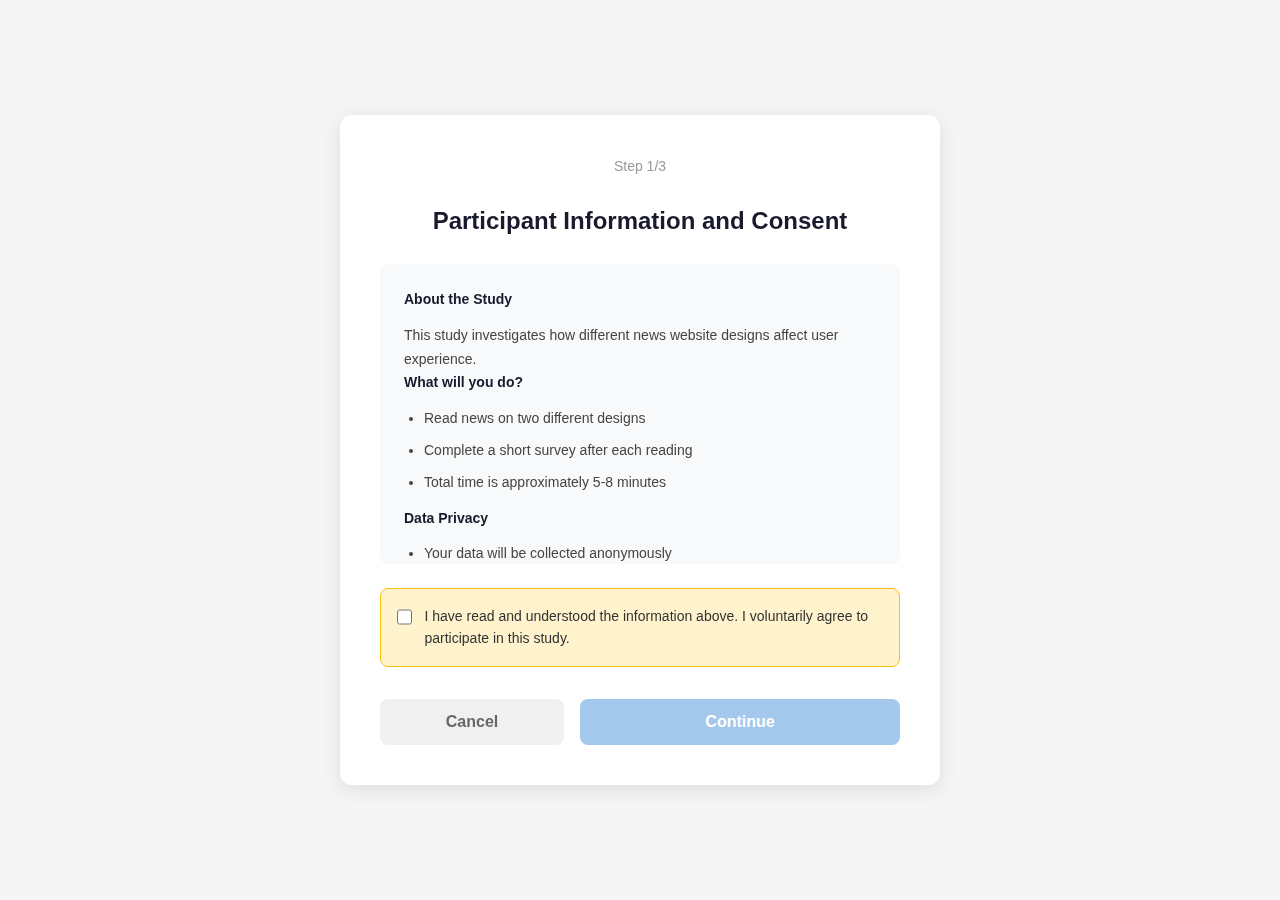
<file: consent.html>
<!DOCTYPE html>
<html lang="en">
<head>
    <meta charset="UTF-8">
    <meta name="viewport" content="width=device-width, initial-scale=1.0">
    <title>Participant Consent</title>
    <link rel="stylesheet" href="styles.css">
    <style>
        .consent-container {
            min-height: 100vh;
            display: flex;
            align-items: center;
            justify-content: center;
            background: #f5f5f5;
            padding: 20px;
        }

        .consent-card {
            background: white;
            border-radius: 12px;
            padding: 40px;
            max-width: 600px;
            box-shadow: 0 4px 20px rgba(0,0,0,0.1);
        }

        .consent-title {
            font-size: 24px;
            font-weight: 700;
            color: #1a1a2e;
            margin-bottom: 24px;
            text-align: center;
        }

        .consent-text {
            background: #f8f9fa;
            border-radius: 8px;
            padding: 24px;
            margin-bottom: 24px;
            font-size: 14px;
            line-height: 1.7;
            color: #444;
            max-height: 300px;
            overflow-y: auto;
        }

        .consent-text h4 {
            color: #1a1a2e;
            margin-bottom: 12px;
        }

        .consent-text ul {
            padding-left: 20px;
            margin: 12px 0;
        }

        .consent-text li {
            margin-bottom: 8px;
        }

        .consent-checkbox {
            display: flex;
            align-items: flex-start;
            gap: 12px;
            margin-bottom: 32px;
            padding: 16px;
            background: #fff3cd;
            border-radius: 8px;
            border: 1px solid #ffc107;
        }

        .consent-checkbox input[type="checkbox"] {
            width: 20px;
            height: 20px;
            margin-top: 2px;
            cursor: pointer;
        }

        .consent-checkbox label {
            font-size: 14px;
            color: #333;
            cursor: pointer;
        }

        .consent-buttons {
            display: flex;
            gap: 16px;
        }

        .btn-cancel {
            flex: 1;
            padding: 14px 24px;
            font-size: 16px;
            font-weight: 600;
            background: #f0f0f0;
            color: #666;
            border: none;
            border-radius: 8px;
            cursor: pointer;
            transition: background 0.2s;
        }

        .btn-cancel:hover {
            background: #e0e0e0;
        }

        .btn-continue {
            flex: 2;
            padding: 14px 24px;
            font-size: 16px;
            font-weight: 600;
            background: #4a90d9;
            color: white;
            border: none;
            border-radius: 8px;
            cursor: pointer;
            transition: background 0.2s, opacity 0.2s;
        }

        .btn-continue:hover:not(:disabled) {
            background: #357abd;
        }

        .btn-continue:disabled {
            opacity: 0.5;
            cursor: not-allowed;
        }

        .step-indicator {
            text-align: center;
            margin-bottom: 24px;
            color: #999;
            font-size: 14px;
        }
    </style>
</head>
<body>
    <div class="consent-container">
        <div class="consent-card">
            <div class="step-indicator">Step 1/3</div>
            <h1 class="consent-title">Participant Information and Consent</h1>

            <div class="consent-text">
                <h4>About the Study</h4>
                <p>This study investigates how different news website designs affect user experience.</p>

                <h4>What will you do?</h4>
                <ul>
                    <li>Read news on two different designs</li>
                    <li>Complete a short survey after each reading</li>
                    <li>Total time is approximately 5-8 minutes</li>
                </ul>

                <h4>Data Privacy</h4>
                <ul>
                    <li>Your data will be collected anonymously</li>
                    <li>Personal information (name, email, etc.) will not be requested</li>
                    <li>Data will be used for academic purposes only</li>
                </ul>

                <h4>Your Rights</h4>
                <ul>
                    <li>You may withdraw from the study at any time</li>
                    <li>If you withdraw, your data will be deleted</li>
                    <li>You can contact the researcher with any questions</li>
                </ul>
            </div>

            <div class="consent-checkbox">
                <input type="checkbox" id="consentCheck" onchange="updateContinueButton()">
                <label for="consentCheck">
                    I have read and understood the information above. I voluntarily agree to participate in this study.
                </label>
            </div>

            <div class="consent-buttons">
                <button class="btn-cancel" onclick="location.href='landing.html'">
                    Cancel
                </button>
                <button class="btn-continue" id="continueBtn" disabled onclick="proceed()">
                    Continue
                </button>
            </div>
        </div>
    </div>

    <script>
        function updateContinueButton() {
            var checkbox = document.getElementById('consentCheck');
            var btn = document.getElementById('continueBtn');
            btn.disabled = !checkbox.checked;
        }

        function proceed() {
            var checkbox = document.getElementById('consentCheck');
            if (checkbox.checked) {
                // Store consent
                sessionStorage.setItem('consentGiven', 'true');
                sessionStorage.setItem('consentTime', new Date().toISOString());
                location.href = 'profile.html';
            }
        }
    </script>
</body>
</html>
</file>
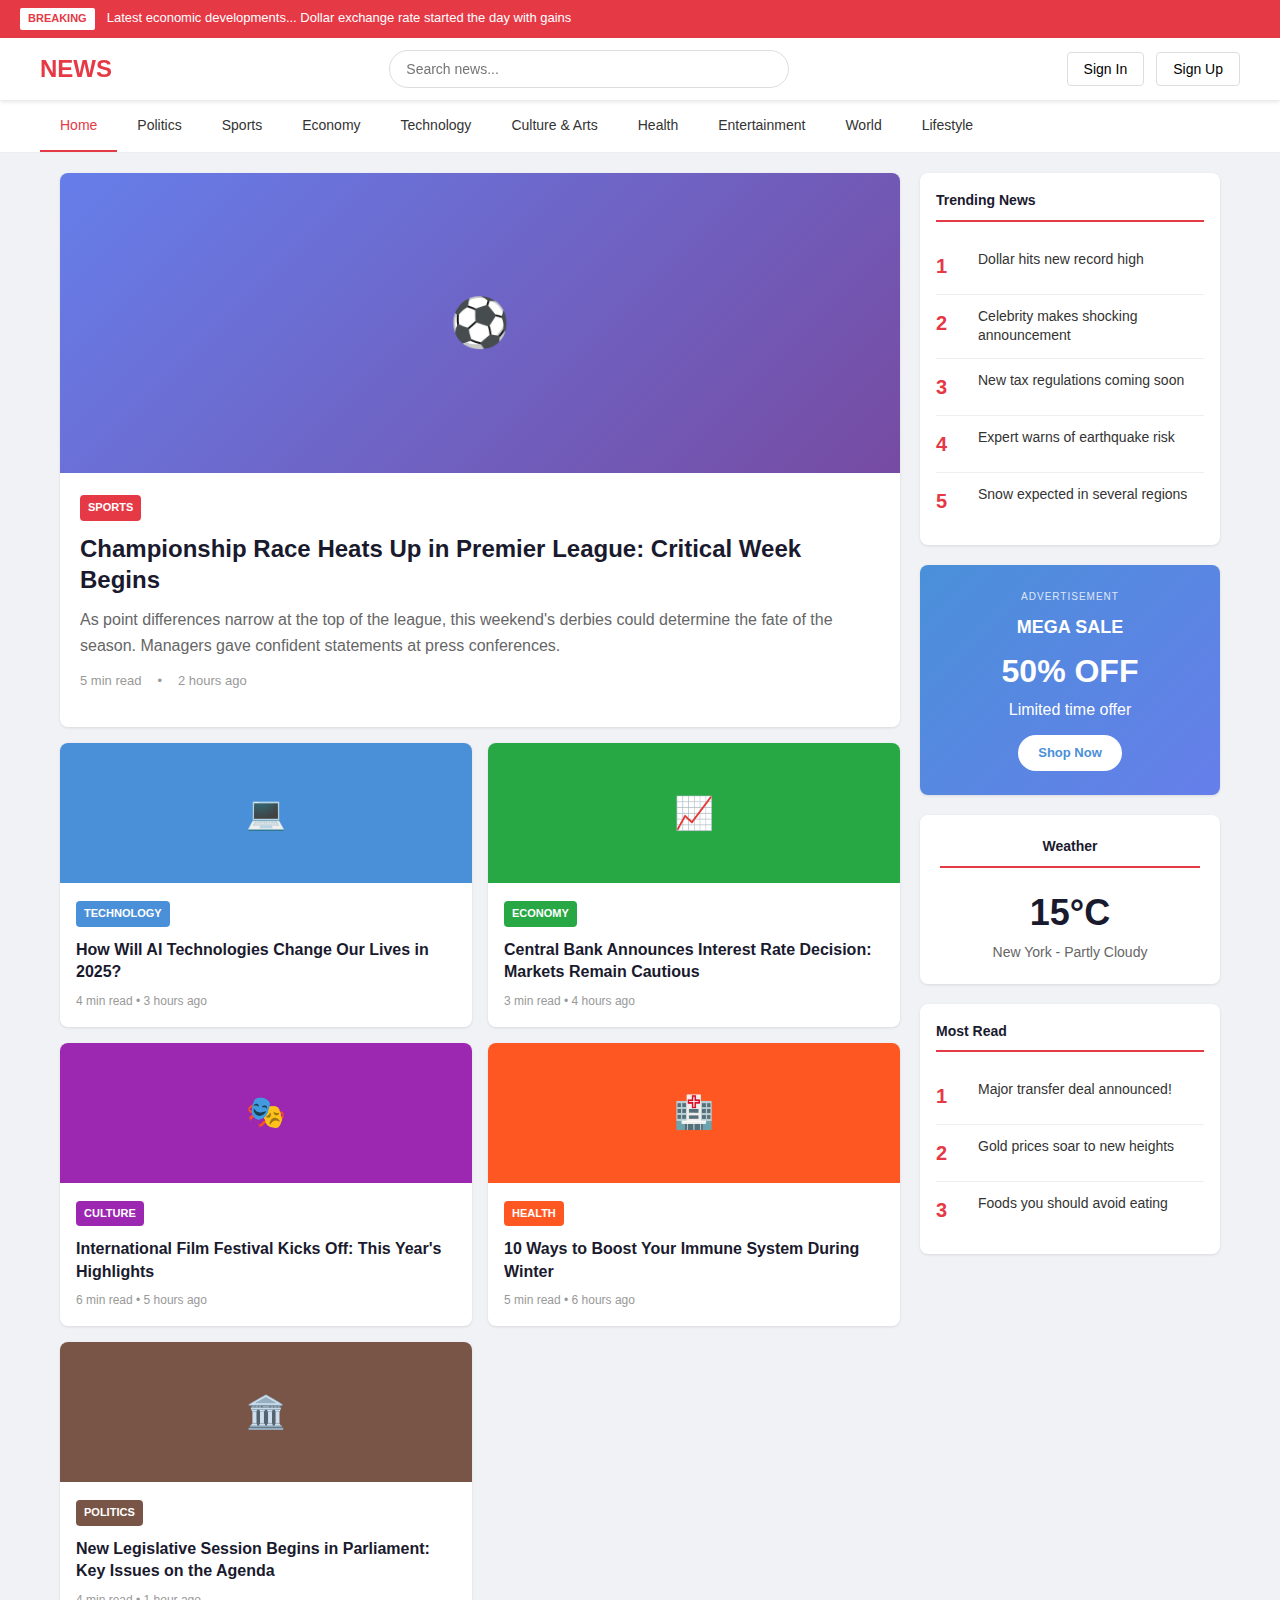
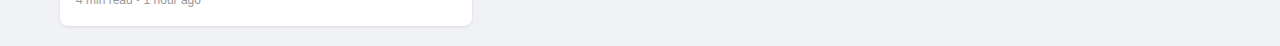
<file: feed-a.html>
<!DOCTYPE html>
<html lang="en">
<head>
    <meta charset="UTF-8">
    <meta name="viewport" content="width=device-width, initial-scale=1.0">
    <title>News - Design A</title>
    <link rel="stylesheet" href="styles.css">
    <style>
        * {
            margin: 0;
            padding: 0;
            box-sizing: border-box;
        }

        body {
            font-family: -apple-system, BlinkMacSystemFont, 'Segoe UI', Roboto, sans-serif;
            background: #f0f2f5;
        }

        /* Header */
        .header {
            background: white;
            padding: 12px 20px;
            box-shadow: 0 2px 4px rgba(0,0,0,0.1);
            position: sticky;
            top: 0;
            z-index: 100;
        }

        .header-content {
            max-width: 1200px;
            margin: 0 auto;
            display: flex;
            align-items: center;
            justify-content: space-between;
        }

        .logo {
            font-size: 24px;
            font-weight: 700;
            color: #e63946;
        }

        .search-box {
            flex: 1;
            max-width: 400px;
            margin: 0 20px;
        }

        .search-box input {
            width: 100%;
            padding: 10px 16px;
            border: 1px solid #ddd;
            border-radius: 20px;
            font-size: 14px;
        }

        .header-actions {
            display: flex;
            gap: 12px;
        }

        .header-actions button {
            padding: 8px 16px;
            border: 1px solid #ddd;
            background: white;
            border-radius: 4px;
            cursor: pointer;
            font-size: 14px;
        }

        /* Categories - ALL VISIBLE (No Hick's Law) */
        .categories {
            background: white;
            border-bottom: 1px solid #eee;
            overflow-x: auto;
        }

        .categories-content {
            max-width: 1200px;
            margin: 0 auto;
            display: flex;
            gap: 0;
        }

        .category-item {
            padding: 14px 20px;
            font-size: 14px;
            font-weight: 500;
            color: #333;
            cursor: pointer;
            white-space: nowrap;
            border-bottom: 2px solid transparent;
            transition: all 0.2s;
        }

        .category-item:hover {
            background: #f8f9fa;
            color: #e63946;
        }

        .category-item.active {
            color: #e63946;
            border-bottom-color: #e63946;
        }

        /* Main Layout */
        .main-container {
            max-width: 1200px;
            margin: 0 auto;
            padding: 20px;
            display: grid;
            grid-template-columns: 1fr 300px;
            gap: 20px;
        }

        /* News Feed */
        .news-feed {
            display: flex;
            flex-direction: column;
            gap: 16px;
        }

        /* Featured Article */
        .featured-article {
            background: white;
            border-radius: 8px;
            overflow: hidden;
            box-shadow: 0 1px 3px rgba(0,0,0,0.1);
            cursor: pointer;
            transition: box-shadow 0.2s;
        }

        .featured-article:hover {
            box-shadow: 0 4px 12px rgba(0,0,0,0.15);
        }

        .featured-image {
            width: 100%;
            height: 300px;
            background: linear-gradient(135deg, #667eea 0%, #764ba2 100%);
            display: flex;
            align-items: center;
            justify-content: center;
            color: white;
            font-size: 48px;
        }

        .featured-content {
            padding: 20px;
        }

        .article-category {
            display: inline-block;
            background: #e63946;
            color: white;
            padding: 4px 8px;
            border-radius: 4px;
            font-size: 11px;
            font-weight: 600;
            margin-bottom: 12px;
        }

        .featured-title {
            font-size: 24px;
            font-weight: 700;
            color: #1a1a2e;
            margin-bottom: 12px;
            line-height: 1.3;
        }

        .featured-excerpt {
            color: #666;
            line-height: 1.6;
            margin-bottom: 12px;
        }

        .article-meta {
            display: flex;
            gap: 16px;
            color: #999;
            font-size: 13px;
        }

        /* News Grid */
        .news-grid {
            display: grid;
            grid-template-columns: repeat(2, 1fr);
            gap: 16px;
        }

        .news-card {
            background: white;
            border-radius: 8px;
            overflow: hidden;
            box-shadow: 0 1px 3px rgba(0,0,0,0.1);
            cursor: pointer;
            transition: box-shadow 0.2s;
        }

        .news-card:hover {
            box-shadow: 0 4px 12px rgba(0,0,0,0.15);
        }

        .news-card-image {
            width: 100%;
            height: 140px;
            background: #ddd;
            display: flex;
            align-items: center;
            justify-content: center;
            font-size: 32px;
        }

        .news-card-content {
            padding: 16px;
        }

        .news-card-title {
            font-size: 16px;
            font-weight: 600;
            color: #1a1a2e;
            margin-bottom: 8px;
            line-height: 1.4;
        }

        .news-card-meta {
            color: #999;
            font-size: 12px;
        }

        /* Sidebar */
        .sidebar {
            display: flex;
            flex-direction: column;
            gap: 20px;
        }

        .sidebar-widget {
            background: white;
            border-radius: 8px;
            padding: 16px;
            box-shadow: 0 1px 3px rgba(0,0,0,0.1);
        }

        .sidebar-ad {
            background: linear-gradient(135deg, #4a90d9 0%, #667eea 100%);
            color: white;
            text-align: center;
            padding: 24px 16px;
        }

        .sidebar-ad .ad-label {
            font-size: 10px;
            opacity: 0.8;
            margin-bottom: 8px;
            text-transform: uppercase;
            letter-spacing: 1px;
        }

        .sidebar-ad .ad-title {
            font-size: 18px;
            font-weight: 700;
            margin-bottom: 4px;
        }

        .sidebar-ad .ad-cta {
            display: inline-block;
            background: white;
            color: #4a90d9;
            padding: 8px 20px;
            border-radius: 20px;
            font-weight: 600;
            margin-top: 12px;
            font-size: 13px;
        }

        .widget-title {
            font-size: 14px;
            font-weight: 700;
            color: #1a1a2e;
            margin-bottom: 16px;
            padding-bottom: 8px;
            border-bottom: 2px solid #e63946;
        }

        /* Trending */
        .trending-item {
            display: flex;
            gap: 12px;
            padding: 12px 0;
            border-bottom: 1px solid #eee;
            cursor: pointer;
        }

        .trending-item:last-child {
            border-bottom: none;
        }

        .trending-number {
            font-size: 20px;
            font-weight: 700;
            color: #e63946;
            width: 30px;
        }

        .trending-text {
            font-size: 14px;
            color: #333;
            line-height: 1.4;
        }

        /* Ad Banner */
        .ad-banner {
            background: linear-gradient(135deg, #f5f5f5 0%, #e0e0e0 100%);
            height: 250px;
            display: flex;
            align-items: center;
            justify-content: center;
            color: #999;
            font-size: 14px;
            border: 1px dashed #ccc;
        }

        /* Breaking News Ticker */
        .breaking-news {
            background: #e63946;
            color: white;
            padding: 8px 20px;
            font-size: 13px;
            display: flex;
            align-items: center;
            gap: 12px;
        }

        .breaking-label {
            background: white;
            color: #e63946;
            padding: 2px 8px;
            font-weight: 700;
            font-size: 11px;
            border-radius: 2px;
        }

        /* Weather Widget */
        .weather-widget {
            text-align: center;
            padding: 20px;
        }

        .weather-temp {
            font-size: 36px;
            font-weight: 700;
            color: #1a1a2e;
        }

        .weather-location {
            color: #666;
            font-size: 14px;
        }
    </style>
</head>
<body>
    <!-- Breaking News -->
    <div class="breaking-news">
        <span class="breaking-label">BREAKING</span>
        <span>Latest economic developments... Dollar exchange rate started the day with gains</span>
    </div>

    <!-- Header -->
    <header class="header">
        <div class="header-content">
            <div class="logo">NEWS</div>
            <div class="search-box">
                <input type="text" placeholder="Search news...">
            </div>
            <div class="header-actions">
                <button>Sign In</button>
                <button>Sign Up</button>
            </div>
        </div>
    </header>

    <!-- Categories - ALL 8 VISIBLE (High cognitive load) -->
    <nav class="categories">
        <div class="categories-content">
            <div class="category-item active">Home</div>
            <div class="category-item">Politics</div>
            <div class="category-item">Sports</div>
            <div class="category-item">Economy</div>
            <div class="category-item">Technology</div>
            <div class="category-item">Culture & Arts</div>
            <div class="category-item">Health</div>
            <div class="category-item">Entertainment</div>
            <div class="category-item">World</div>
            <div class="category-item">Lifestyle</div>
        </div>
    </nav>

    <!-- Main Content -->
    <main class="main-container">
        <div class="news-feed">
            <!-- Featured Article -->
            <article class="featured-article" onclick="openArticle('sports')">
                <div class="featured-image">⚽</div>
                <div class="featured-content">
                    <span class="article-category">SPORTS</span>
                    <h2 class="featured-title">Championship Race Heats Up in Premier League: Critical Week Begins</h2>
                    <p class="featured-excerpt">As point differences narrow at the top of the league, this weekend's derbies could determine the fate of the season. Managers gave confident statements at press conferences.</p>
                    <div class="article-meta">
                        <span>5 min read</span>
                        <span>•</span>
                        <span>2 hours ago</span>
                    </div>
                </div>
            </article>

            <!-- News Grid -->
            <div class="news-grid">
                <article class="news-card" onclick="openArticle('technology')">
                    <div class="news-card-image" style="background: #4a90d9;">💻</div>
                    <div class="news-card-content">
                        <span class="article-category" style="background: #4a90d9;">TECHNOLOGY</span>
                        <h3 class="news-card-title">How Will AI Technologies Change Our Lives in 2025?</h3>
                        <div class="news-card-meta">4 min read • 3 hours ago</div>
                    </div>
                </article>

                <article class="news-card" onclick="openArticle('economy')">
                    <div class="news-card-image" style="background: #28a745;">📈</div>
                    <div class="news-card-content">
                        <span class="article-category" style="background: #28a745;">ECONOMY</span>
                        <h3 class="news-card-title">Central Bank Announces Interest Rate Decision: Markets Remain Cautious</h3>
                        <div class="news-card-meta">3 min read • 4 hours ago</div>
                    </div>
                </article>

                <article class="news-card" onclick="openArticle('culture')">
                    <div class="news-card-image" style="background: #9c27b0;">🎭</div>
                    <div class="news-card-content">
                        <span class="article-category" style="background: #9c27b0;">CULTURE</span>
                        <h3 class="news-card-title">International Film Festival Kicks Off: This Year's Highlights</h3>
                        <div class="news-card-meta">6 min read • 5 hours ago</div>
                    </div>
                </article>

                <article class="news-card" onclick="openArticle('health')">
                    <div class="news-card-image" style="background: #ff5722;">🏥</div>
                    <div class="news-card-content">
                        <span class="article-category" style="background: #ff5722;">HEALTH</span>
                        <h3 class="news-card-title">10 Ways to Boost Your Immune System During Winter</h3>
                        <div class="news-card-meta">5 min read • 6 hours ago</div>
                    </div>
                </article>

                <article class="news-card" onclick="openArticle('politics')">
                    <div class="news-card-image" style="background: #795548;">🏛️</div>
                    <div class="news-card-content">
                        <span class="article-category" style="background: #795548;">POLITICS</span>
                        <h3 class="news-card-title">New Legislative Session Begins in Parliament: Key Issues on the Agenda</h3>
                        <div class="news-card-meta">4 min read • 1 hour ago</div>
                    </div>
                </article>
            </div>
        </div>

        <!-- Sidebar - DISTRACTIONS -->
        <aside class="sidebar">
            <!-- Trending Widget -->
            <div class="sidebar-widget">
                <h3 class="widget-title">Trending News</h3>
                <div class="trending-item">
                    <span class="trending-number">1</span>
                    <span class="trending-text">Dollar hits new record high</span>
                </div>
                <div class="trending-item">
                    <span class="trending-number">2</span>
                    <span class="trending-text">Celebrity makes shocking announcement</span>
                </div>
                <div class="trending-item">
                    <span class="trending-number">3</span>
                    <span class="trending-text">New tax regulations coming soon</span>
                </div>
                <div class="trending-item">
                    <span class="trending-number">4</span>
                    <span class="trending-text">Expert warns of earthquake risk</span>
                </div>
                <div class="trending-item">
                    <span class="trending-number">5</span>
                    <span class="trending-text">Snow expected in several regions</span>
                </div>
            </div>

            <!-- Ad Banner -->
            <div class="sidebar-widget sidebar-ad">
                <div class="ad-label">Advertisement</div>
                <div class="ad-title">MEGA SALE</div>
                <div style="font-size: 32px; font-weight: 800;">50% OFF</div>
                <div>Limited time offer</div>
                <div class="ad-cta">Shop Now</div>
            </div>

            <!-- Weather Widget -->
            <div class="sidebar-widget weather-widget">
                <h3 class="widget-title">Weather</h3>
                <div class="weather-temp">15°C</div>
                <div class="weather-location">New York - Partly Cloudy</div>
            </div>

            <!-- Most Read -->
            <div class="sidebar-widget">
                <h3 class="widget-title">Most Read</h3>
                <div class="trending-item">
                    <span class="trending-number">1</span>
                    <span class="trending-text">Major transfer deal announced!</span>
                </div>
                <div class="trending-item">
                    <span class="trending-number">2</span>
                    <span class="trending-text">Gold prices soar to new heights</span>
                </div>
                <div class="trending-item">
                    <span class="trending-number">3</span>
                    <span class="trending-text">Foods you should avoid eating</span>
                </div>
            </div>
        </aside>
    </main>

    <script>
        // Track feed interactions
        var feedStartTime = Date.now();
        var clickCount = 0;

        function openArticle(topic) {
            clickCount++;
            var feedTime = Date.now() - feedStartTime;

            // Store feed metrics
            sessionStorage.setItem('feedTimeMs', feedTime);
            sessionStorage.setItem('feedClicks', clickCount);
            sessionStorage.setItem('selectedTopic', topic);

            // Go to article reader
            location.href = 'reader-a.html';
        }

        // Track sidebar clicks as distractions
        document.querySelectorAll('.trending-item').forEach(function(item) {
            item.addEventListener('click', function() {
                var distractions = parseInt(sessionStorage.getItem('distractionClicks') || '0');
                sessionStorage.setItem('distractionClicks', distractions + 1);
            });
        });
    </script>
</body>
</html>
</file>
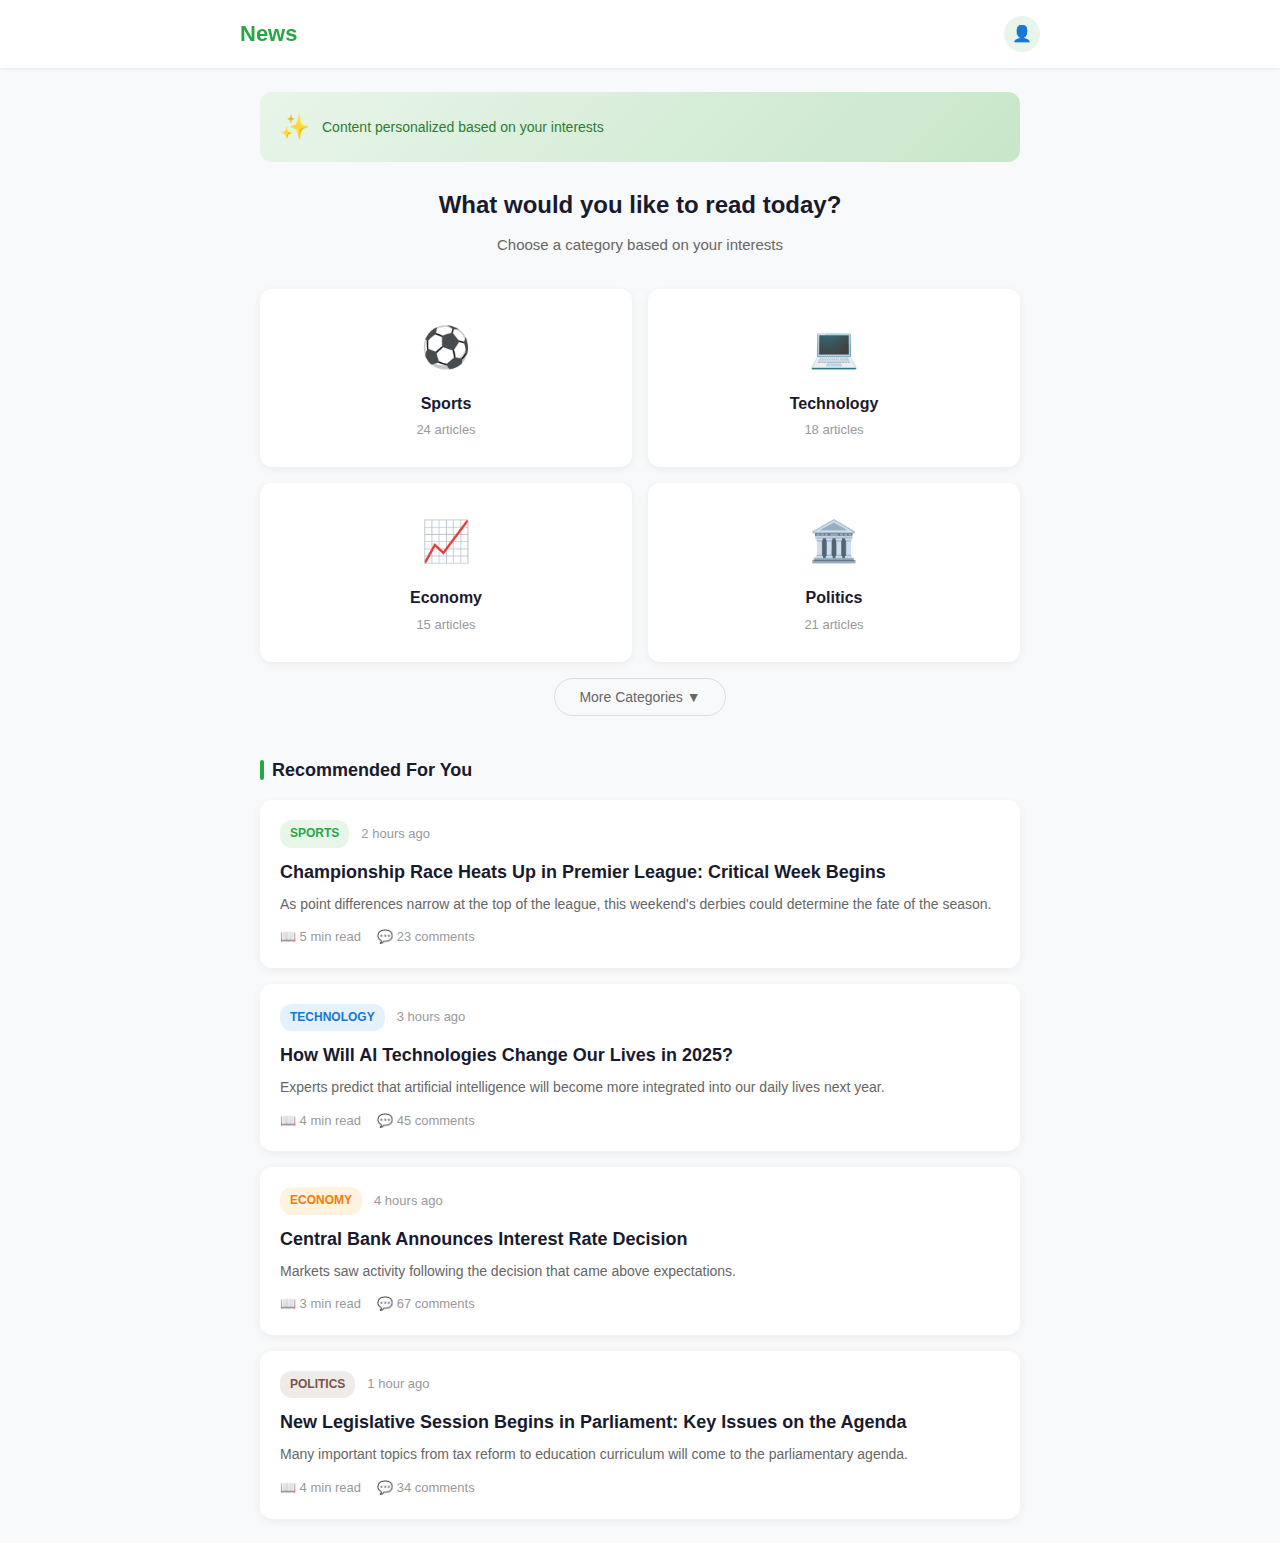
<file: feed-b.html>
<!DOCTYPE html>
<html lang="en">
<head>
    <meta charset="UTF-8">
    <meta name="viewport" content="width=device-width, initial-scale=1.0">
    <title>News - Design B</title>
    <link rel="stylesheet" href="styles.css">
    <style>
        * {
            margin: 0;
            padding: 0;
            box-sizing: border-box;
        }

        body {
            font-family: -apple-system, BlinkMacSystemFont, 'Segoe UI', Roboto, sans-serif;
            background: #f8f9fa;
        }

        /* Clean Header */
        .header {
            background: white;
            padding: 16px 20px;
            box-shadow: 0 1px 3px rgba(0,0,0,0.08);
            position: sticky;
            top: 0;
            z-index: 100;
        }

        .header-content {
            max-width: 800px;
            margin: 0 auto;
            display: flex;
            align-items: center;
            justify-content: space-between;
        }

        .logo {
            font-size: 22px;
            font-weight: 700;
            color: #28a745;
        }

        .profile-icon {
            width: 36px;
            height: 36px;
            background: #e8f5e9;
            border-radius: 50%;
            display: flex;
            align-items: center;
            justify-content: center;
            cursor: pointer;
        }

        /* Main Container - Single Column, NO SIDEBAR */
        .main-container {
            max-width: 800px;
            margin: 0 auto;
            padding: 24px 20px;
        }

        /* Welcome Section */
        .welcome-section {
            text-align: center;
            margin-bottom: 32px;
        }

        .welcome-text {
            font-size: 24px;
            font-weight: 600;
            color: #1a1a2e;
            margin-bottom: 8px;
        }

        .welcome-subtext {
            color: #666;
            font-size: 15px;
        }

        /* Category Cards - ONLY 4 VISIBLE (Hick's Law) */
        .category-section {
            margin-bottom: 40px;
        }

        .category-grid {
            display: grid;
            grid-template-columns: repeat(2, 1fr);
            gap: 16px;
            margin-bottom: 16px;
        }

        .category-card {
            background: white;
            border-radius: 12px;
            padding: 24px;
            text-align: center;
            cursor: pointer;
            transition: all 0.2s;
            border: 2px solid transparent;
            box-shadow: 0 2px 8px rgba(0,0,0,0.06);
        }

        .category-card:hover {
            border-color: #28a745;
            transform: translateY(-2px);
            box-shadow: 0 4px 16px rgba(40, 167, 69, 0.15);
        }

        .category-icon {
            font-size: 40px;
            margin-bottom: 12px;
        }

        .category-name {
            font-size: 16px;
            font-weight: 600;
            color: #1a1a2e;
        }

        .category-count {
            font-size: 13px;
            color: #999;
            margin-top: 4px;
        }

        /* Progressive Disclosure - Hidden categories */
        .more-categories {
            text-align: center;
        }

        .more-btn {
            background: none;
            border: 1px solid #ddd;
            padding: 10px 24px;
            border-radius: 20px;
            color: #666;
            cursor: pointer;
            font-size: 14px;
            transition: all 0.2s;
        }

        .more-btn:hover {
            border-color: #28a745;
            color: #28a745;
        }

        .hidden-categories {
            display: none;
            margin-top: 16px;
        }

        .hidden-categories.show {
            display: grid;
            grid-template-columns: repeat(2, 1fr);
            gap: 16px;
        }

        /* Personalized Section */
        .personalized-section {
            margin-top: 40px;
        }

        .section-title {
            font-size: 18px;
            font-weight: 600;
            color: #1a1a2e;
            margin-bottom: 16px;
            display: flex;
            align-items: center;
            gap: 8px;
        }

        .section-title::before {
            content: '';
            width: 4px;
            height: 20px;
            background: #28a745;
            border-radius: 2px;
        }

        /* Clean News Cards */
        .news-list {
            display: flex;
            flex-direction: column;
            gap: 16px;
        }

        .news-item {
            background: white;
            border-radius: 12px;
            padding: 20px;
            cursor: pointer;
            transition: all 0.2s;
            box-shadow: 0 2px 8px rgba(0,0,0,0.06);
        }

        .news-item:hover {
            box-shadow: 0 4px 16px rgba(0,0,0,0.1);
        }

        .news-item-header {
            display: flex;
            align-items: center;
            gap: 12px;
            margin-bottom: 12px;
        }

        .news-item-category {
            background: #e8f5e9;
            color: #28a745;
            padding: 4px 10px;
            border-radius: 12px;
            font-size: 12px;
            font-weight: 600;
        }

        .news-item-time {
            color: #999;
            font-size: 13px;
        }

        .news-item-title {
            font-size: 18px;
            font-weight: 600;
            color: #1a1a2e;
            margin-bottom: 8px;
            line-height: 1.4;
        }

        .news-item-excerpt {
            color: #666;
            font-size: 14px;
            line-height: 1.6;
        }

        .news-item-footer {
            display: flex;
            align-items: center;
            gap: 16px;
            margin-top: 12px;
            color: #999;
            font-size: 13px;
        }

        /* Info Banner */
        .info-banner {
            background: linear-gradient(135deg, #e8f5e9 0%, #c8e6c9 100%);
            border-radius: 12px;
            padding: 16px 20px;
            margin-bottom: 24px;
            display: flex;
            align-items: center;
            gap: 12px;
        }

        .info-banner-icon {
            font-size: 24px;
        }

        .info-banner-text {
            color: #2e7d32;
            font-size: 14px;
        }
    </style>
</head>
<body>
    <!-- Clean Header - No distractions -->
    <header class="header">
        <div class="header-content">
            <div class="logo">News</div>
            <div class="profile-icon">👤</div>
        </div>
    </header>

    <!-- Main Content - Single Column -->
    <main class="main-container">
        <!-- Info Banner -->
        <div class="info-banner">
            <span class="info-banner-icon">✨</span>
            <span class="info-banner-text">Content personalized based on your interests</span>
        </div>

        <!-- Welcome -->
        <div class="welcome-section">
            <h1 class="welcome-text">What would you like to read today?</h1>
            <p class="welcome-subtext">Choose a category based on your interests</p>
        </div>

        <!-- Categories - ONLY 4 VISIBLE (Hick's Law) -->
        <div class="category-section">
            <div class="category-grid" id="mainCategories">
                <!-- Will be filled by JS based on user's interests -->
            </div>

            <!-- Progressive Disclosure -->
            <div class="more-categories">
                <button class="more-btn" onclick="toggleMoreCategories()">
                    More Categories ▼
                </button>
                <div class="hidden-categories" id="hiddenCategories">
                    <!-- Hidden categories will appear here -->
                </div>
            </div>
        </div>

        <!-- Personalized News -->
        <div class="personalized-section">
            <h2 class="section-title">Recommended For You</h2>
            <div class="news-list">
                <article class="news-item" onclick="openArticle('sports')">
                    <div class="news-item-header">
                        <span class="news-item-category">SPORTS</span>
                        <span class="news-item-time">2 hours ago</span>
                    </div>
                    <h3 class="news-item-title">Championship Race Heats Up in Premier League: Critical Week Begins</h3>
                    <p class="news-item-excerpt">As point differences narrow at the top of the league, this weekend's derbies could determine the fate of the season.</p>
                    <div class="news-item-footer">
                        <span>📖 5 min read</span>
                        <span>💬 23 comments</span>
                    </div>
                </article>

                <article class="news-item" onclick="openArticle('technology')">
                    <div class="news-item-header">
                        <span class="news-item-category" style="background: #e3f2fd; color: #1976d2;">TECHNOLOGY</span>
                        <span class="news-item-time">3 hours ago</span>
                    </div>
                    <h3 class="news-item-title">How Will AI Technologies Change Our Lives in 2025?</h3>
                    <p class="news-item-excerpt">Experts predict that artificial intelligence will become more integrated into our daily lives next year.</p>
                    <div class="news-item-footer">
                        <span>📖 4 min read</span>
                        <span>💬 45 comments</span>
                    </div>
                </article>

                <article class="news-item" onclick="openArticle('economy')">
                    <div class="news-item-header">
                        <span class="news-item-category" style="background: #fff3e0; color: #f57c00;">ECONOMY</span>
                        <span class="news-item-time">4 hours ago</span>
                    </div>
                    <h3 class="news-item-title">Central Bank Announces Interest Rate Decision</h3>
                    <p class="news-item-excerpt">Markets saw activity following the decision that came above expectations.</p>
                    <div class="news-item-footer">
                        <span>📖 3 min read</span>
                        <span>💬 67 comments</span>
                    </div>
                </article>

                <article class="news-item" onclick="openArticle('politics')">
                    <div class="news-item-header">
                        <span class="news-item-category" style="background: #efebe9; color: #795548;">POLITICS</span>
                        <span class="news-item-time">1 hour ago</span>
                    </div>
                    <h3 class="news-item-title">New Legislative Session Begins in Parliament: Key Issues on the Agenda</h3>
                    <p class="news-item-excerpt">Many important topics from tax reform to education curriculum will come to the parliamentary agenda.</p>
                    <div class="news-item-footer">
                        <span>📖 4 min read</span>
                        <span>💬 34 comments</span>
                    </div>
                </article>
            </div>
        </div>
    </main>

    <script>
        // All categories with icons
        var allCategories = [
            { id: 'sports', name: 'Sports', icon: '⚽', count: 24 },
            { id: 'technology', name: 'Technology', icon: '💻', count: 18 },
            { id: 'economy', name: 'Economy', icon: '📈', count: 15 },
            { id: 'politics', name: 'Politics', icon: '🏛️', count: 21 },
            { id: 'culture', name: 'Culture', icon: '🎭', count: 12 },
            { id: 'health', name: 'Health', icon: '🏥', count: 9 }
        ];

        // Get user's topic interests from profile
        var profile = JSON.parse(sessionStorage.getItem('participantProfile') || '{}');
        var userInterests = profile.topicInterests || ['sports', 'technology'];

        // HICK'S LAW: Show only 4 categories (user's interests first)
        function setupCategories() {
            var mainContainer = document.getElementById('mainCategories');
            var hiddenContainer = document.getElementById('hiddenCategories');

            // Sort: user interests first
            var sortedCategories = allCategories.sort(function(a, b) {
                var aInterest = userInterests.includes(a.id) ? 0 : 1;
                var bInterest = userInterests.includes(b.id) ? 0 : 1;
                return aInterest - bInterest;
            });

            // Show first 4 in main grid
            sortedCategories.slice(0, 4).forEach(function(cat) {
                mainContainer.innerHTML += createCategoryCard(cat);
            });

            // Put rest in hidden section
            sortedCategories.slice(4).forEach(function(cat) {
                hiddenContainer.innerHTML += createCategoryCard(cat);
            });
        }

        function createCategoryCard(cat) {
            var isInterest = userInterests.includes(cat.id);
            return `
                <div class="category-card" onclick="selectCategory('${cat.id}')">
                    <div class="category-icon">${cat.icon}</div>
                    <div class="category-name">${cat.name}</div>
                    <div class="category-count">${cat.count} articles</div>
                </div>
            `;
        }

        function toggleMoreCategories() {
            var hidden = document.getElementById('hiddenCategories');
            var btn = document.querySelector('.more-btn');

            if (hidden.classList.contains('show')) {
                hidden.classList.remove('show');
                btn.textContent = 'More Categories ▼';
            } else {
                hidden.classList.add('show');
                btn.textContent = 'Show Less ▲';
            }
        }

        function selectCategory(categoryId) {
            sessionStorage.setItem('selectedCategory', categoryId);
            openArticle(categoryId);
        }

        // Track feed interactions
        var feedStartTime = Date.now();

        function openArticle(topic) {
            var feedTime = Date.now() - feedStartTime;

            // Store feed metrics
            sessionStorage.setItem('feedTimeMs', feedTime);
            sessionStorage.setItem('selectedTopic', topic);
            sessionStorage.setItem('distractionClicks', '0'); // No distractions in UI-B

            // Go to article reader
            location.href = 'reader-b.html';
        }

        // Initialize
        setupCategories();
    </script>
</body>
</html>
</file>
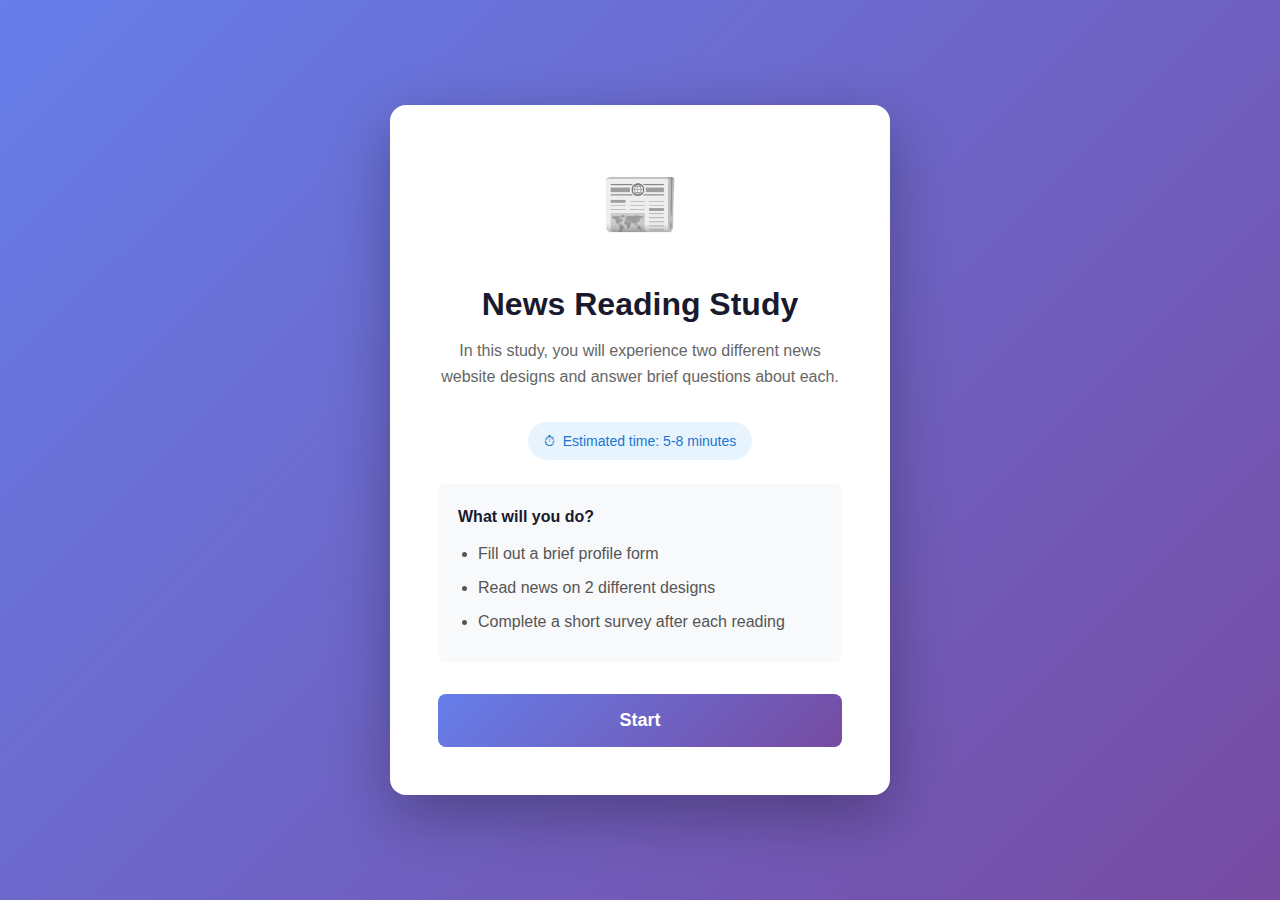
<file: landing.html>
<!DOCTYPE html>
<html lang="en">
<head>
    <meta charset="UTF-8">
    <meta name="viewport" content="width=device-width, initial-scale=1.0">
    <title>News Reading Study</title>
    <link rel="stylesheet" href="styles.css">
    <style>
        .landing-container {
            min-height: 100vh;
            display: flex;
            align-items: center;
            justify-content: center;
            background: linear-gradient(135deg, #667eea 0%, #764ba2 100%);
            padding: 20px;
        }

        .landing-card {
            background: white;
            border-radius: 16px;
            padding: 48px;
            max-width: 500px;
            text-align: center;
            box-shadow: 0 20px 60px rgba(0,0,0,0.3);
        }

        .landing-icon {
            font-size: 64px;
            margin-bottom: 24px;
        }

        .landing-title {
            font-size: 28px;
            font-weight: 700;
            color: #1a1a2e;
            margin-bottom: 16px;
        }

        .landing-subtitle {
            font-size: 16px;
            color: #666;
            line-height: 1.6;
            margin-bottom: 32px;
        }

        .landing-info {
            background: #f8f9fa;
            border-radius: 8px;
            padding: 20px;
            margin-bottom: 32px;
            text-align: left;
        }

        .landing-info h4 {
            margin-bottom: 12px;
            color: #1a1a2e;
        }

        .landing-info ul {
            margin: 0;
            padding-left: 20px;
            color: #555;
        }

        .landing-info li {
            margin-bottom: 8px;
        }

        .time-estimate {
            display: inline-flex;
            align-items: center;
            gap: 8px;
            background: #e8f4fd;
            color: #1976d2;
            padding: 8px 16px;
            border-radius: 20px;
            font-size: 14px;
            margin-bottom: 24px;
        }

        .start-btn {
            width: 100%;
            padding: 16px 32px;
            font-size: 18px;
            font-weight: 600;
            background: linear-gradient(135deg, #667eea 0%, #764ba2 100%);
            color: white;
            border: none;
            border-radius: 8px;
            cursor: pointer;
            transition: transform 0.2s, box-shadow 0.2s;
        }

        .start-btn:hover {
            transform: translateY(-2px);
            box-shadow: 0 8px 20px rgba(102, 126, 234, 0.4);
        }
    </style>
</head>
<body>
    <div class="landing-container">
        <div class="landing-card">
            <div class="landing-icon">📰</div>
            <h1 class="landing-title">News Reading Study</h1>
            <p class="landing-subtitle">
                In this study, you will experience two different news website designs and answer brief questions about each.
            </p>

            <div class="time-estimate">
                <span>⏱</span>
                <span>Estimated time: 5-8 minutes</span>
            </div>

            <div class="landing-info">
                <h4>What will you do?</h4>
                <ul>
                    <li>Fill out a brief profile form</li>
                    <li>Read news on 2 different designs</li>
                    <li>Complete a short survey after each reading</li>
                </ul>
            </div>

            <button class="start-btn" onclick="location.href='consent.html'">
                Start
            </button>
        </div>
    </div>
</body>
</html>
</file>
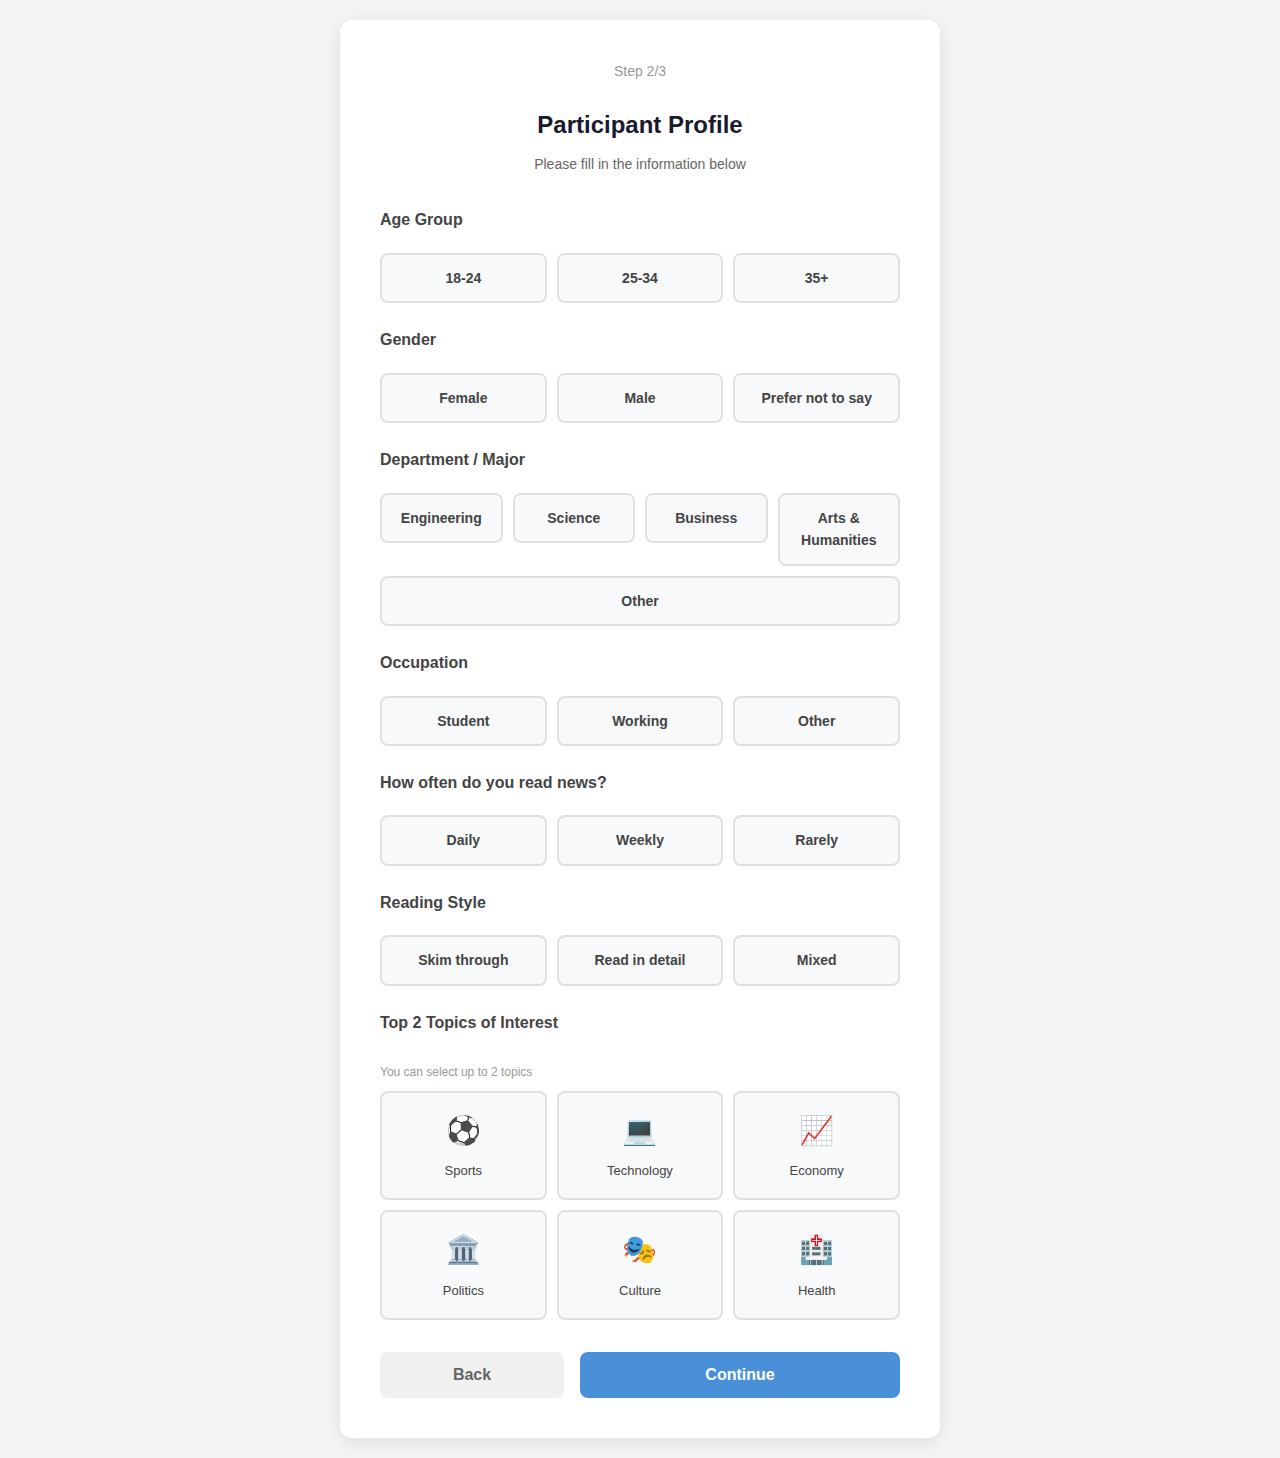
<file: profile.html>
<!DOCTYPE html>
<html lang="en">
<head>
    <meta charset="UTF-8">
    <meta name="viewport" content="width=device-width, initial-scale=1.0">
    <title>Participant Profile</title>
    <link rel="stylesheet" href="styles.css">
    <style>
        .profile-container {
            min-height: 100vh;
            display: flex;
            align-items: center;
            justify-content: center;
            background: #f5f5f5;
            padding: 20px;
        }

        .profile-card {
            background: white;
            border-radius: 12px;
            padding: 40px;
            max-width: 600px;
            width: 100%;
            box-shadow: 0 4px 20px rgba(0,0,0,0.1);
        }

        .step-indicator {
            text-align: center;
            margin-bottom: 24px;
            color: #999;
            font-size: 14px;
        }

        .profile-title {
            font-size: 24px;
            font-weight: 700;
            color: #1a1a2e;
            margin-bottom: 8px;
            text-align: center;
        }

        .profile-subtitle {
            text-align: center;
            color: #666;
            margin-bottom: 32px;
            font-size: 14px;
        }

        .form-group {
            margin-bottom: 24px;
        }

        .form-label {
            display: block;
            font-weight: 600;
            color: #333;
            margin-bottom: 12px;
        }

        .radio-group, .checkbox-group {
            display: flex;
            flex-wrap: wrap;
            gap: 10px;
        }

        .radio-option, .checkbox-option {
            flex: 1;
            min-width: 120px;
        }

        .radio-option input, .checkbox-option input {
            display: none;
        }

        .radio-option label, .checkbox-option label {
            display: block;
            padding: 12px 16px;
            background: #f8f9fa;
            border: 2px solid #e0e0e0;
            border-radius: 8px;
            text-align: center;
            cursor: pointer;
            transition: all 0.2s;
            font-size: 14px;
        }

        .radio-option input:checked + label,
        .checkbox-option input:checked + label {
            background: #e8f4fd;
            border-color: #4a90d9;
            color: #1976d2;
        }

        .radio-option label:hover,
        .checkbox-option label:hover {
            border-color: #4a90d9;
        }

        .topic-grid {
            display: grid;
            grid-template-columns: repeat(3, 1fr);
            gap: 10px;
        }

        .topic-option {
            position: relative;
        }

        .topic-option input {
            display: none;
        }

        .topic-option label {
            display: flex;
            flex-direction: column;
            align-items: center;
            padding: 16px 12px;
            background: #f8f9fa;
            border: 2px solid #e0e0e0;
            border-radius: 8px;
            cursor: pointer;
            transition: all 0.2s;
        }

        .topic-option input:checked + label {
            background: #e8f4fd;
            border-color: #4a90d9;
        }

        .topic-option label:hover {
            border-color: #4a90d9;
        }

        .topic-icon {
            font-size: 28px;
            margin-bottom: 8px;
        }

        .topic-name {
            font-size: 13px;
            font-weight: 500;
        }

        .btn-row {
            display: flex;
            gap: 16px;
            margin-top: 32px;
        }

        .btn-back {
            flex: 1;
            padding: 14px 24px;
            font-size: 16px;
            font-weight: 600;
            background: #f0f0f0;
            color: #666;
            border: none;
            border-radius: 8px;
            cursor: pointer;
        }

        .btn-next {
            flex: 2;
            padding: 14px 24px;
            font-size: 16px;
            font-weight: 600;
            background: #4a90d9;
            color: white;
            border: none;
            border-radius: 8px;
            cursor: pointer;
        }

        .btn-next:hover {
            background: #357abd;
        }

        .helper-text {
            font-size: 12px;
            color: #999;
            margin-top: 8px;
        }
    </style>
</head>
<body>
    <div class="profile-container">
        <div class="profile-card">
            <div class="step-indicator">Step 2/3</div>
            <h1 class="profile-title">Participant Profile</h1>
            <p class="profile-subtitle">Please fill in the information below</p>

            <form id="profileForm">
                <!-- Age Group -->
                <div class="form-group">
                    <label class="form-label">Age Group</label>
                    <div class="radio-group">
                        <div class="radio-option">
                            <input type="radio" name="ageGroup" id="age18" value="18-24" required>
                            <label for="age18">18-24</label>
                        </div>
                        <div class="radio-option">
                            <input type="radio" name="ageGroup" id="age25" value="25-34">
                            <label for="age25">25-34</label>
                        </div>
                        <div class="radio-option">
                            <input type="radio" name="ageGroup" id="age35" value="35+">
                            <label for="age35">35+</label>
                        </div>
                    </div>
                </div>

                <!-- Gender -->
                <div class="form-group">
                    <label class="form-label">Gender</label>
                    <div class="radio-group">
                        <div class="radio-option">
                            <input type="radio" name="gender" id="genderF" value="female" required>
                            <label for="genderF">Female</label>
                        </div>
                        <div class="radio-option">
                            <input type="radio" name="gender" id="genderM" value="male">
                            <label for="genderM">Male</label>
                        </div>
                        <div class="radio-option">
                            <input type="radio" name="gender" id="genderO" value="prefer_not_to_say">
                            <label for="genderO">Prefer not to say</label>
                        </div>
                    </div>
                </div>

                <!-- Department/Major -->
                <div class="form-group">
                    <label class="form-label">Department / Major</label>
                    <div class="radio-group">
                        <div class="radio-option">
                            <input type="radio" name="department" id="deptEng" value="engineering" required>
                            <label for="deptEng">Engineering</label>
                        </div>
                        <div class="radio-option">
                            <input type="radio" name="department" id="deptScience" value="science">
                            <label for="deptScience">Science</label>
                        </div>
                        <div class="radio-option">
                            <input type="radio" name="department" id="deptBusiness" value="business">
                            <label for="deptBusiness">Business</label>
                        </div>
                        <div class="radio-option">
                            <input type="radio" name="department" id="deptArts" value="arts_humanities">
                            <label for="deptArts">Arts & Humanities</label>
                        </div>
                        <div class="radio-option">
                            <input type="radio" name="department" id="deptOther" value="other">
                            <label for="deptOther">Other</label>
                        </div>
                    </div>
                </div>

                <!-- Occupation -->
                <div class="form-group">
                    <label class="form-label">Occupation</label>
                    <div class="radio-group">
                        <div class="radio-option">
                            <input type="radio" name="occupation" id="occStudent" value="student" required>
                            <label for="occStudent">Student</label>
                        </div>
                        <div class="radio-option">
                            <input type="radio" name="occupation" id="occWorking" value="working">
                            <label for="occWorking">Working</label>
                        </div>
                        <div class="radio-option">
                            <input type="radio" name="occupation" id="occOther" value="other">
                            <label for="occOther">Other</label>
                        </div>
                    </div>
                </div>

                <!-- News Frequency -->
                <div class="form-group">
                    <label class="form-label">How often do you read news?</label>
                    <div class="radio-group">
                        <div class="radio-option">
                            <input type="radio" name="newsFreq" id="freqDaily" value="daily" required>
                            <label for="freqDaily">Daily</label>
                        </div>
                        <div class="radio-option">
                            <input type="radio" name="newsFreq" id="freqWeekly" value="weekly">
                            <label for="freqWeekly">Weekly</label>
                        </div>
                        <div class="radio-option">
                            <input type="radio" name="newsFreq" id="freqRarely" value="rarely">
                            <label for="freqRarely">Rarely</label>
                        </div>
                    </div>
                </div>

                <!-- Reading Style -->
                <div class="form-group">
                    <label class="form-label">Reading Style</label>
                    <div class="radio-group">
                        <div class="radio-option">
                            <input type="radio" name="readStyle" id="styleSkim" value="skim" required>
                            <label for="styleSkim">Skim through</label>
                        </div>
                        <div class="radio-option">
                            <input type="radio" name="readStyle" id="styleDeep" value="detailed">
                            <label for="styleDeep">Read in detail</label>
                        </div>
                        <div class="radio-option">
                            <input type="radio" name="readStyle" id="styleMix" value="mixed">
                            <label for="styleMix">Mixed</label>
                        </div>
                    </div>
                </div>

                <!-- Topic Interests -->
                <div class="form-group">
                    <label class="form-label">Top 2 Topics of Interest</label>
                    <p class="helper-text">You can select up to 2 topics</p>
                    <div class="topic-grid">
                        <div class="topic-option">
                            <input type="checkbox" name="topics" id="topicSport" value="sports">
                            <label for="topicSport">
                                <span class="topic-icon">⚽</span>
                                <span class="topic-name">Sports</span>
                            </label>
                        </div>
                        <div class="topic-option">
                            <input type="checkbox" name="topics" id="topicTech" value="technology">
                            <label for="topicTech">
                                <span class="topic-icon">💻</span>
                                <span class="topic-name">Technology</span>
                            </label>
                        </div>
                        <div class="topic-option">
                            <input type="checkbox" name="topics" id="topicEcon" value="economy">
                            <label for="topicEcon">
                                <span class="topic-icon">📈</span>
                                <span class="topic-name">Economy</span>
                            </label>
                        </div>
                        <div class="topic-option">
                            <input type="checkbox" name="topics" id="topicPolitics" value="politics">
                            <label for="topicPolitics">
                                <span class="topic-icon">🏛️</span>
                                <span class="topic-name">Politics</span>
                            </label>
                        </div>
                        <div class="topic-option">
                            <input type="checkbox" name="topics" id="topicCulture" value="culture">
                            <label for="topicCulture">
                                <span class="topic-icon">🎭</span>
                                <span class="topic-name">Culture</span>
                            </label>
                        </div>
                        <div class="topic-option">
                            <input type="checkbox" name="topics" id="topicHealth" value="health">
                            <label for="topicHealth">
                                <span class="topic-icon">🏥</span>
                                <span class="topic-name">Health</span>
                            </label>
                        </div>
                    </div>
                </div>

                <div class="btn-row">
                    <button type="button" class="btn-back" onclick="location.href='consent.html'">Back</button>
                    <button type="submit" class="btn-next">Continue</button>
                </div>
            </form>
        </div>
    </div>

    <script src="tracking.js"></script>
    <script>
        // Limit topic selection to 2
        var topicCheckboxes = document.querySelectorAll('input[name="topics"]');
        topicCheckboxes.forEach(function(checkbox) {
            checkbox.addEventListener('change', function() {
                var checked = document.querySelectorAll('input[name="topics"]:checked');
                if (checked.length > 2) {
                    this.checked = false;
                    alert('You can select up to 2 topics');
                }
            });
        });

        // Form submission
        document.getElementById('profileForm').addEventListener('submit', function(e) {
            e.preventDefault();

            // Validate topic selection
            var checkedTopics = document.querySelectorAll('input[name="topics"]:checked');
            if (checkedTopics.length < 1) {
                alert('Please select at least 1 topic of interest');
                return;
            }

            // Collect form data
            var formData = new FormData(this);
            var profile = {
                participantId: 'P' + Date.now().toString().slice(-6),
                ageGroup: formData.get('ageGroup'),
                gender: formData.get('gender'),
                department: formData.get('department'),
                occupation: formData.get('occupation'),
                newsFrequency: formData.get('newsFreq'),
                readingStyle: formData.get('readStyle'),
                topicInterests: Array.from(checkedTopics).map(function(cb) { return cb.value; }),
                conditionOrder: 'AB', // Always A first, then B
                timestamp: new Date().toISOString()
            };

            // Store profile
            sessionStorage.setItem('participantProfile', JSON.stringify(profile));

            // Go to scenario page
            location.href = 'scenario.html';
        });
    </script>
</body>
</html>
</file>
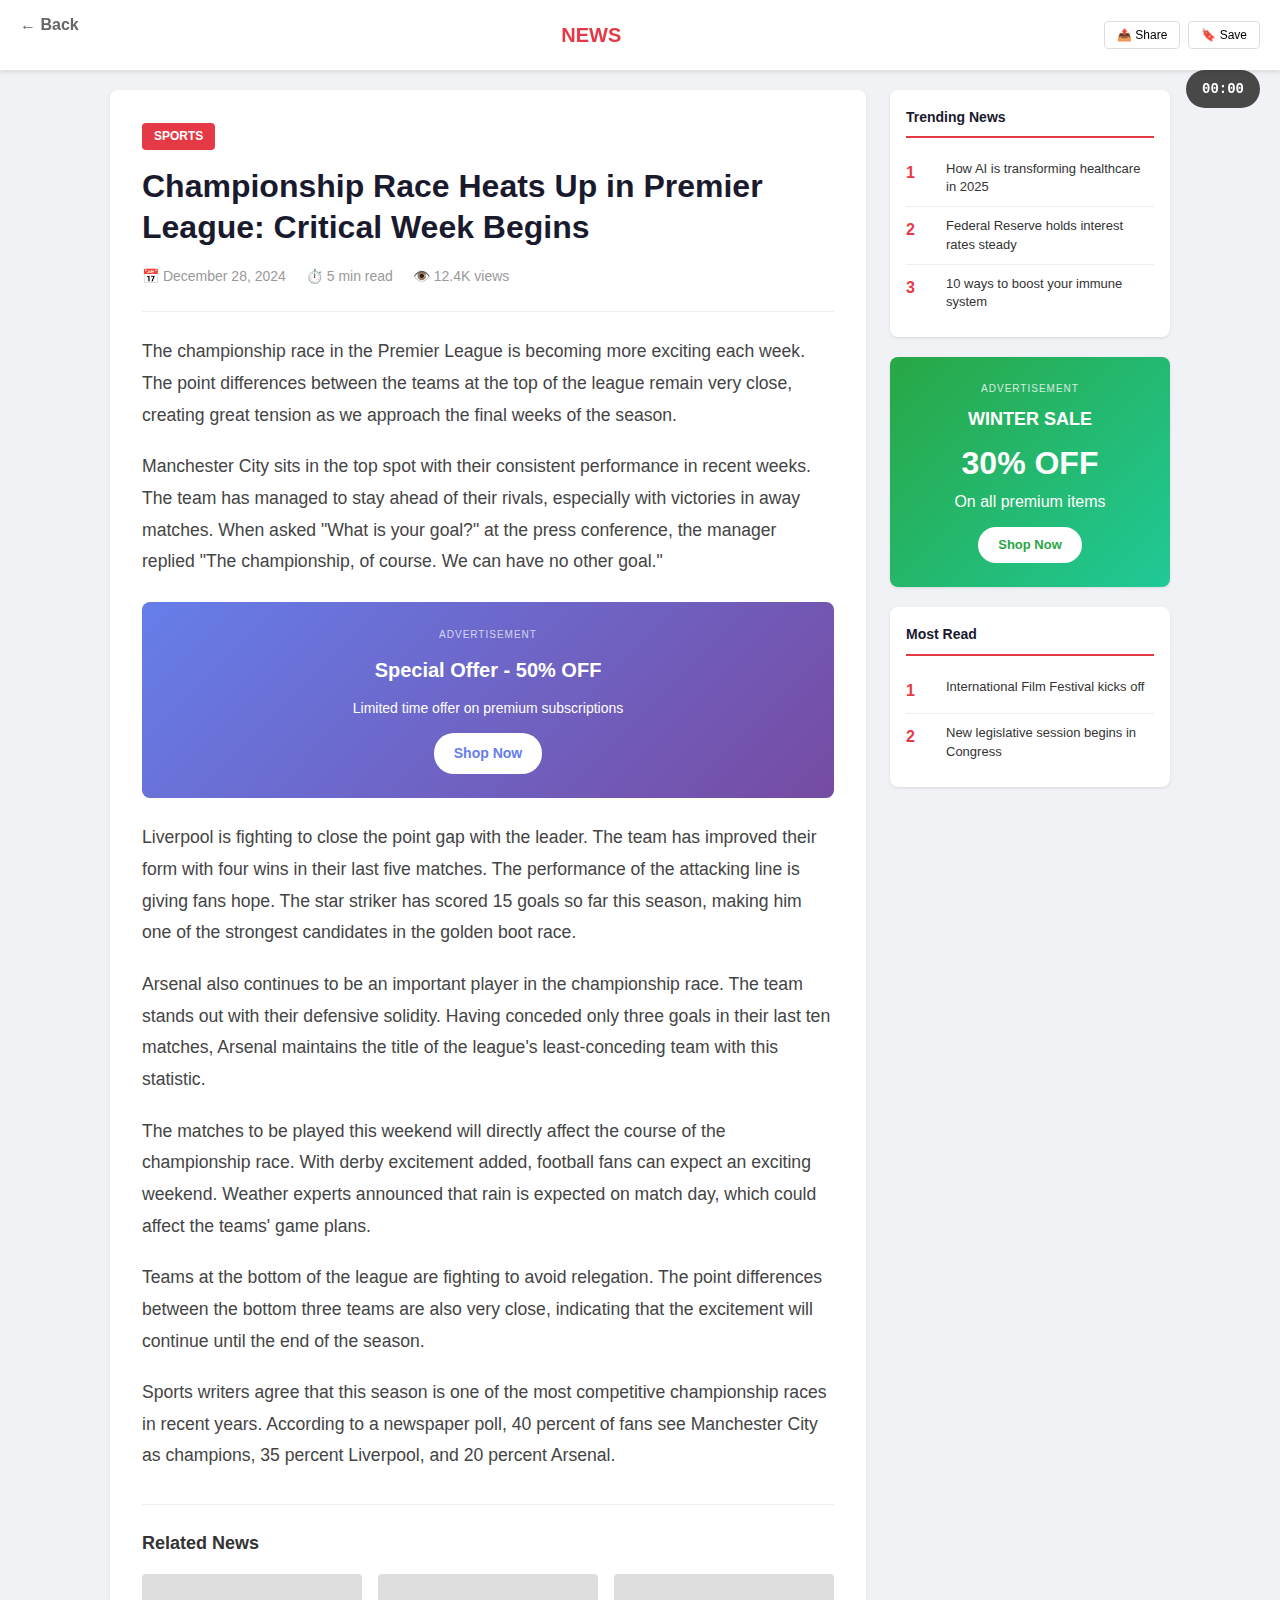
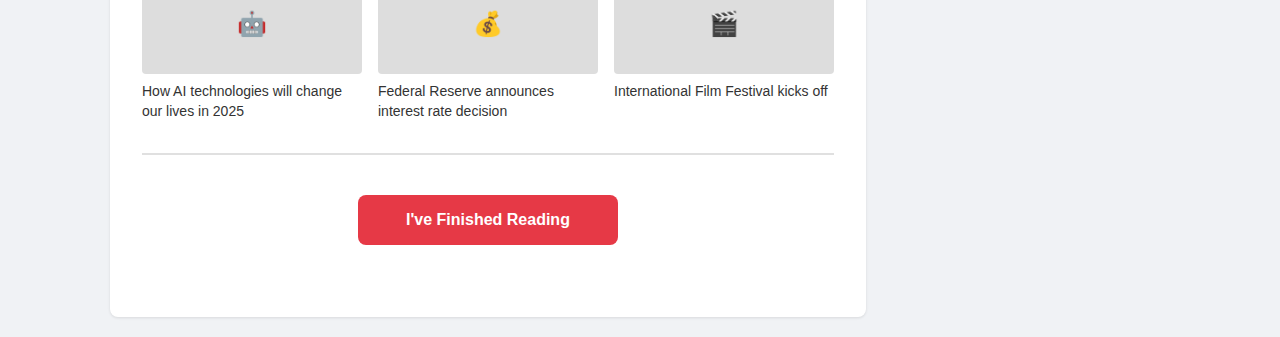
<file: reader-a.html>
<!DOCTYPE html>
<html lang="en">
<head>
    <meta charset="UTF-8">
    <meta name="viewport" content="width=device-width, initial-scale=1.0">
    <title>Article - Design A</title>
    <link rel="stylesheet" href="styles.css">
    <style>
        * {
            margin: 0;
            padding: 0;
            box-sizing: border-box;
        }

        body {
            font-family: -apple-system, BlinkMacSystemFont, 'Segoe UI', Roboto, sans-serif;
            background: #f0f2f5;
        }

        /* Header */
        .header {
            background: white;
            padding: 12px 20px;
            box-shadow: 0 2px 4px rgba(0,0,0,0.1);
            position: sticky;
            top: 0;
            z-index: 100;
            display: flex;
            align-items: center;
            justify-content: space-between;
        }

        .back-btn {
            color: #666;
            text-decoration: none;
            display: flex;
            align-items: center;
            gap: 8px;
        }

        .logo {
            font-size: 20px;
            font-weight: 700;
            color: #e63946;
        }

        .share-btns {
            display: flex;
            gap: 8px;
        }

        .share-btns button {
            padding: 6px 12px;
            border: 1px solid #ddd;
            background: white;
            border-radius: 4px;
            cursor: pointer;
            font-size: 12px;
        }

        /* Main Layout with Sidebar */
        .main-container {
            max-width: 1100px;
            margin: 0 auto;
            padding: 20px;
            display: grid;
            grid-template-columns: 1fr 280px;
            gap: 24px;
        }

        /* Article Content */
        .article-container {
            background: white;
            border-radius: 8px;
            padding: 32px;
            box-shadow: 0 1px 3px rgba(0,0,0,0.1);
        }

        .article-category {
            display: inline-block;
            background: #e63946;
            color: white;
            padding: 4px 12px;
            border-radius: 4px;
            font-size: 12px;
            font-weight: 600;
            margin-bottom: 16px;
        }

        .article-title {
            font-size: 32px;
            font-weight: 700;
            color: #1a1a2e;
            line-height: 1.3;
            margin-bottom: 16px;
        }

        .article-meta {
            display: flex;
            gap: 20px;
            color: #999;
            font-size: 14px;
            margin-bottom: 24px;
            padding-bottom: 24px;
            border-bottom: 1px solid #eee;
        }

        .article-body {
            font-size: 17px;
            line-height: 1.8;
            color: #333;
        }

        .article-body p {
            margin-bottom: 20px;
        }

        /* Inline Ad */
        .inline-ad {
            background: linear-gradient(135deg, #667eea 0%, #764ba2 100%);
            border-radius: 8px;
            padding: 24px;
            text-align: center;
            margin: 24px 0;
            color: white;
            font-size: 14px;
        }

        .inline-ad .ad-label {
            font-size: 10px;
            opacity: 0.7;
            margin-bottom: 8px;
            text-transform: uppercase;
            letter-spacing: 1px;
        }

        .inline-ad .ad-title {
            font-size: 20px;
            font-weight: 700;
            margin-bottom: 8px;
        }

        .inline-ad .ad-cta {
            display: inline-block;
            background: white;
            color: #667eea;
            padding: 8px 20px;
            border-radius: 20px;
            font-weight: 600;
            margin-top: 12px;
        }

        /* Related Articles */
        .related-section {
            margin-top: 32px;
            padding-top: 24px;
            border-top: 1px solid #eee;
        }

        .related-title {
            font-size: 18px;
            font-weight: 700;
            margin-bottom: 16px;
        }

        .related-grid {
            display: grid;
            grid-template-columns: repeat(3, 1fr);
            gap: 16px;
        }

        .related-card {
            cursor: pointer;
        }

        .related-card-image {
            width: 100%;
            height: 100px;
            background: #ddd;
            border-radius: 4px;
            margin-bottom: 8px;
            display: flex;
            align-items: center;
            justify-content: center;
            font-size: 24px;
        }

        .related-card-title {
            font-size: 14px;
            color: #333;
            line-height: 1.4;
        }

        /* Sidebar */
        .sidebar {
            display: flex;
            flex-direction: column;
            gap: 20px;
        }

        .sidebar-widget {
            background: white;
            border-radius: 8px;
            padding: 16px;
            box-shadow: 0 1px 3px rgba(0,0,0,0.1);
        }

        .sidebar-ad {
            background: linear-gradient(135deg, #28a745 0%, #20c997 100%);
            color: white;
            text-align: center;
            padding: 24px 16px;
        }

        .sidebar-ad .ad-label {
            font-size: 10px;
            opacity: 0.8;
            margin-bottom: 8px;
            text-transform: uppercase;
            letter-spacing: 1px;
        }

        .sidebar-ad .ad-title {
            font-size: 18px;
            font-weight: 700;
            margin-bottom: 4px;
        }

        .sidebar-ad .ad-cta {
            display: inline-block;
            background: white;
            color: #28a745;
            padding: 8px 20px;
            border-radius: 20px;
            font-weight: 600;
            margin-top: 12px;
            font-size: 13px;
        }

        .widget-title {
            font-size: 14px;
            font-weight: 700;
            color: #1a1a2e;
            margin-bottom: 12px;
            padding-bottom: 8px;
            border-bottom: 2px solid #e63946;
        }

        .trending-item {
            display: flex;
            gap: 10px;
            padding: 10px 0;
            border-bottom: 1px solid #eee;
            cursor: pointer;
        }

        .trending-item:last-child {
            border-bottom: none;
        }

        .trending-number {
            font-size: 16px;
            font-weight: 700;
            color: #e63946;
            width: 24px;
        }

        .trending-text {
            font-size: 13px;
            color: #333;
            line-height: 1.4;
        }

        .ad-banner {
            background: linear-gradient(135deg, #f5f5f5 0%, #e0e0e0 100%);
            height: 250px;
            display: flex;
            align-items: center;
            justify-content: center;
            color: #999;
            font-size: 13px;
            border: 1px dashed #ccc;
        }

        /* Complete Button */
        .complete-section {
            margin-top: 32px;
            text-align: center;
        }

        .complete-btn {
            padding: 16px 48px;
            font-size: 16px;
            font-weight: 600;
            background: #e63946;
            color: white;
            border: none;
            border-radius: 8px;
            cursor: pointer;
            transition: background 0.2s;
        }

        .complete-btn:hover {
            background: #d32f2f;
        }

        /* Timer (small, corner) */
        .timer {
            position: fixed;
            top: 70px;
            right: 20px;
            background: rgba(0,0,0,0.7);
            color: white;
            padding: 8px 16px;
            border-radius: 20px;
            font-size: 14px;
            font-weight: 600;
            z-index: 100;
        }
    </style>
</head>
<body>
    <!-- Timer -->
    <div class="timer" id="timer">00:00</div>

    <!-- Header -->
    <header class="header">
        <a href="feed-a.html" class="back-btn">← Back</a>
        <div class="logo">NEWS</div>
        <div class="share-btns">
            <button>📤 Share</button>
            <button>🔖 Save</button>
        </div>
    </header>

    <!-- Main Content with Sidebar -->
    <main class="main-container">
        <!-- Article -->
        <article class="article-container">
            <span class="article-category">SPORTS</span>
            <h1 class="article-title">Championship Race Heats Up in Premier League: Critical Week Begins</h1>

            <div class="article-meta">
                <span>📅 December 28, 2024</span>
                <span>⏱️ 5 min read</span>
                <span>👁️ 12.4K views</span>
            </div>

            <div class="article-body" id="articleBody">
                <p>The championship race in the Premier League is becoming more exciting each week. The point differences between the teams at the top of the league remain very close, creating great tension as we approach the final weeks of the season.</p>

                <p>Manchester City sits in the top spot with their consistent performance in recent weeks. The team has managed to stay ahead of their rivals, especially with victories in away matches. When asked "What is your goal?" at the press conference, the manager replied "The championship, of course. We can have no other goal."</p>

                <!-- Inline Ad -->
                <div class="inline-ad">
                    <div class="ad-label">Advertisement</div>
                    <div class="ad-title">Special Offer - 50% OFF</div>
                    <div>Limited time offer on premium subscriptions</div>
                    <div class="ad-cta">Shop Now</div>
                </div>

                <p>Liverpool is fighting to close the point gap with the leader. The team has improved their form with four wins in their last five matches. The performance of the attacking line is giving fans hope. The star striker has scored 15 goals so far this season, making him one of the strongest candidates in the golden boot race.</p>

                <p>Arsenal also continues to be an important player in the championship race. The team stands out with their defensive solidity. Having conceded only three goals in their last ten matches, Arsenal maintains the title of the league's least-conceding team with this statistic.</p>

                <p>The matches to be played this weekend will directly affect the course of the championship race. With derby excitement added, football fans can expect an exciting weekend. Weather experts announced that rain is expected on match day, which could affect the teams' game plans.</p>

                <p>Teams at the bottom of the league are fighting to avoid relegation. The point differences between the bottom three teams are also very close, indicating that the excitement will continue until the end of the season.</p>

                <p>Sports writers agree that this season is one of the most competitive championship races in recent years. According to a newspaper poll, 40 percent of fans see Manchester City as champions, 35 percent Liverpool, and 20 percent Arsenal.</p>
            </div>

            <!-- Related Articles -->
            <div class="related-section">
                <h3 class="related-title">Related News</h3>
                <div class="related-grid" id="relatedGrid">
                    <!-- Dynamically populated -->
                </div>
            </div>

            <!-- Complete Button -->
            <div class="complete-section">
                <button class="complete-btn" onclick="completeReading()">I've Finished Reading</button>
            </div>
        </article>

        <!-- Sidebar - DISTRACTIONS (now clickable) -->
        <aside class="sidebar">
            <div class="sidebar-widget">
                <h3 class="widget-title">Trending News</h3>
                <div class="trending-item" onclick="openRelatedArticle('technology')">
                    <span class="trending-number">1</span>
                    <span class="trending-text">How AI is transforming healthcare in 2025</span>
                </div>
                <div class="trending-item" onclick="openRelatedArticle('economy')">
                    <span class="trending-number">2</span>
                    <span class="trending-text">Federal Reserve holds interest rates steady</span>
                </div>
                <div class="trending-item" onclick="openRelatedArticle('health')">
                    <span class="trending-number">3</span>
                    <span class="trending-text">10 ways to boost your immune system</span>
                </div>
            </div>

            <div class="sidebar-widget sidebar-ad">
                <div class="ad-label">Advertisement</div>
                <div class="ad-title">WINTER SALE</div>
                <div style="font-size: 32px; font-weight: 800;">30% OFF</div>
                <div>On all premium items</div>
                <div class="ad-cta">Shop Now</div>
            </div>

            <div class="sidebar-widget">
                <h3 class="widget-title">Most Read</h3>
                <div class="trending-item" onclick="openRelatedArticle('culture')">
                    <span class="trending-number">1</span>
                    <span class="trending-text">International Film Festival kicks off</span>
                </div>
                <div class="trending-item" onclick="openRelatedArticle('politics')">
                    <span class="trending-number">2</span>
                    <span class="trending-text">New legislative session begins in Congress</span>
                </div>
            </div>
        </aside>
    </main>

    <script src="tracking.js"></script>
    <script>
        // Article content database
        var articles = {
            sports: {
                category: 'SPORTS',
                categoryColor: '#e63946',
                title: 'Championship Race Heats Up in Premier League: Critical Week Begins',
                content: `
                    <p>The championship race in the Premier League is becoming more exciting each week. The point differences between the teams at the top of the league remain very close, creating great tension as we approach the final weeks of the season.</p>

                    <p>Manchester City sits in the top spot with their consistent performance in recent weeks. The team has managed to stay ahead of their rivals, especially with victories in away matches. When asked "What is your goal?" at the press conference, the manager replied "The championship, of course. We can have no other goal."</p>

                    <div class="inline-ad"><div class="ad-label">Advertisement</div><div class="ad-title">Special Offer - 50% OFF</div><div>Limited time offer on premium subscriptions</div><div class="ad-cta">Shop Now</div></div>

                    <p>Liverpool is fighting to close the point gap with the leader. The team has improved their form with four wins in their last five matches. The performance of the attacking line is giving fans hope. The star striker has scored 15 goals so far this season, making him one of the strongest candidates in the golden boot race.</p>

                    <p>Arsenal also continues to be an important player in the championship race. The team stands out with their defensive solidity. Having conceded only three goals in their last ten matches, Arsenal maintains the title of the league's least-conceding team with this statistic.</p>

                    <p>The matches to be played this weekend will directly affect the course of the championship race. With derby excitement added, football fans can expect an exciting weekend. Weather experts announced that rain is expected on match day, which could affect the teams' game plans.</p>

                    <p>Teams at the bottom of the league are fighting to avoid relegation. The point differences between the bottom three teams are also very close, indicating that the excitement will continue until the end of the season.</p>

                    <p>Sports writers agree that this season is one of the most competitive championship races in recent years. According to a newspaper poll, 40 percent of fans see Manchester City as champions, 35 percent Liverpool, and 20 percent Arsenal.</p>
                `
            },
            technology: {
                category: 'TECHNOLOGY',
                categoryColor: '#4a90d9',
                title: 'How Will AI Technologies Change Our Lives in 2025?',
                content: `
                    <p>Artificial intelligence technologies are becoming more present in every area of our lives in 2025. Experts predict that this year will be a turning point for AI, and fundamental changes are expected in many sectors.</p>

                    <p>AI-powered diagnostic systems are becoming widespread in the healthcare sector. Particularly in image analysis, AI systems are helping doctors and playing an important role in early disease detection. According to research, AI-powered systems have achieved 94 percent accuracy in diagnosing certain types of cancer.</p>

                    <div class="inline-ad"><div class="ad-label">Advertisement</div><div class="ad-title">Tech Conference 2025</div><div>Join industry leaders at the biggest tech event</div><div class="ad-cta">Register Now</div></div>

                    <p>Major transformations are also occurring in education. Personalized learning platforms offer content suited to each student's learning pace and style. ChatGPT and similar language models help students with homework and research, but this is also raising concerns about academic integrity.</p>

                    <p>Automation is accelerating in the business world. While repetitive tasks are being taken over by AI, employees are expected to focus on more creative and strategic work. However, some experts warn that this situation could lead to the disappearance of certain professions.</p>

                    <p>AI security and ethical use are also becoming important topics. The European Union's AI regulation will come into force in 2025, bringing strict rules on how companies develop and use AI systems.</p>

                    <p>AI investments are also increasing in the United States. Tech companies are developing projects especially in natural language processing and image recognition. The government announced its AI strategy for 2025 with a target of $10 billion in investment in this area.</p>

                    <p>In conclusion, AI technologies will continue to be an integral part of our lives in 2025. The responsible and ethical use of these technologies is critically important for maximizing societal benefit.</p>
                `
            },
            economy: {
                category: 'ECONOMY',
                categoryColor: '#28a745',
                title: 'Federal Reserve Announces Interest Rate Decision: Markets Remain Cautious',
                content: `
                    <p>The Federal Reserve kept the policy interest rate unchanged at 5.25% at this month's Federal Open Market Committee meeting. While the decision largely aligned with market expectations, it was emphasized that the fight against inflation will continue.</p>

                    <p>The Fed Chair, in his statement after the decision, said "The downward trend in inflation continues, but we will remain cautious to reach our targets." The Chair stated that the goal is for inflation to fall to the 2% target by the end of 2025.</p>

                    <div class="inline-ad"><div class="ad-label">Advertisement</div><div class="ad-title">Investment Opportunities</div><div>Grow your wealth with expert guidance</div><div class="ad-cta">Learn More</div></div>

                    <p>After the decision, the dollar index began trading at around 104 levels. Market analysts expect the index to move in the 103-105 range by year-end. However, geopolitical risks and uncertainties in the global economy could change these predictions.</p>

                    <p>Business representatives stated that the high interest rate environment is negatively affecting companies' investment decisions. Small and medium enterprises particularly complain about high credit costs. The government announced it will reveal supportive measures on this issue.</p>

                    <p>Interest rates continue to be decisive in the housing market. Mortgage rates remain above 7%, which has slowed home sales. Real estate sector representatives say it will be difficult for the market to revive without a rate cut.</p>

                    <p>Gold prices continue to rise due to economic uncertainties. With gold trading above $2,000 per ounce, investors continue to turn to gold as a safe haven. Experts predict gold could reach $2,200 by year-end.</p>

                    <p>In conclusion, while the economic outlook remains uncertain, the Federal Reserve's tight monetary policy stance will continue. Markets will closely follow inflation data in the coming months and developments in the global economy.</p>
                `
            },
            culture: {
                category: 'CULTURE',
                categoryColor: '#9c27b0',
                title: 'International Film Festival Kicks Off: This Year\'s Highlights',
                content: `
                    <p>The 44th International Film Festival opens its doors this year with a record number of films and events. The festival will be held from April 4-15 and will feature over 200 films from more than 50 countries.</p>

                    <p>The festival director, while introducing this year's program, said "The cinema industry is recovering after the pandemic, and we are bringing the best examples of world cinema to this festival." The opening film will be the latest work from an award-winning director who won at Cannes.</p>

                    <div class="inline-ad"><div class="ad-label">Advertisement</div><div class="ad-title">Arts & Culture Magazine</div><div>Subscribe for exclusive cultural content</div><div class="ad-cta">Subscribe</div></div>

                    <p>Independent cinema forms an important part of the festival this year. 15 new films from emerging directors will be featured in the festival's national competition section. The jury will be chaired by an internationally recognized filmmaker.</p>

                    <p>Talks and masterclasses to be held during the festival are also generating great interest. Oscar-winning directors and producers will share their experiences with young filmmakers. Tickets sold out on the first day of online sales.</p>

                    <p>This year's festival theme is "Crossing Borders." Films dealing with immigration, identity, and cultural diversity are prominent. The documentary section features productions focusing on climate change and environmental issues.</p>

                    <p>Historic theaters downtown will be the main venues of the festival. Screenings will be held in halls in different neighborhoods of the city, including the Grand Theater and the Art Cinema. Outdoor screenings are also on the program.</p>

                    <p>The festival will also organize free screenings to bring cinema to wider audiences. Special discounted tickets for students and an animation selection for children strengthen the festival's social dimension.</p>
                `
            },
            health: {
                category: 'HEALTH',
                categoryColor: '#ff5722',
                title: '10 Ways to Boost Your Immune System During Winter',
                content: `
                    <p>Winter months are when illnesses like the common cold and flu become widespread. Experts recommend taking certain precautions to strengthen the immune system. Here are ways to stay healthy during winter.</p>

                    <p>Nutrition forms the foundation of the immune system. Consumption of citrus fruits, kiwi, and red peppers rich in vitamin C is recommended. Since vitamin D deficiency becomes common in winter months, supplement use should be considered. Experts recommend consuming at least 5 portions of fruits and vegetables daily.</p>

                    <div class="inline-ad"><div class="ad-label">Advertisement</div><div class="ad-title">Health & Wellness Products</div><div>Natural supplements for a healthier you</div><div class="ad-cta">Shop Now</div></div>

                    <p>Regular exercise is one of the most important factors in strengthening the immune system. At least 150 minutes of moderate-intensity exercise per week is recommended. Yoga, pilates, or home exercises that can be done indoors are ideal options for winter months.</p>

                    <p>Sleep quality is also critically important for immunity. Adults need 7-9 hours of sleep per day. Sleep irregularity negatively affects the function of immune cells and causes vulnerability to diseases.</p>

                    <p>Stress management is a factor that should not be overlooked. Chronic stress weakens the immune system by raising cortisol levels. Meditation, deep breathing exercises, and hobby activities can help cope with stress.</p>

                    <p>Hand hygiene is one of the most effective methods for preventing the spread of infections. Wash your hands with soap for at least 20 seconds and use hand sanitizer. Wearing a mask in public transportation and crowded environments can also be protective.</p>

                    <p>Finally, don't forget to drink plenty of water. Although the feeling of thirst decreases in winter months, the body's need for fluids continues. It is recommended to consume at least 8 glasses of water or herbal tea daily. Don't neglect to get your seasonal vaccinations after consulting your doctor.</p>
                `
            },
            politics: {
                category: 'POLITICS',
                categoryColor: '#795548',
                title: 'New Legislative Session Begins in Congress: Key Issues on the Agenda',
                content: `
                    <p>A new legislative session is beginning in Congress. During this period, many important topics from economy to education, from healthcare to social policies will be on the agenda. Representatives are preparing for an intense work schedule.</p>

                    <p>One of the most important agenda items of the new term will be tax reform. The administration has prepared a bill that envisions fundamental changes in the tax system. The bill includes restructuring income tax brackets and some changes in corporate tax.</p>

                    <div class="inline-ad"><div class="ad-label">Advertisement</div><div class="ad-title">Civic Engagement Matters</div><div>Stay informed, make your voice heard</div><div class="ad-cta">Get Involved</div></div>

                    <p>Important regulations are also expected in education. The Education Department's curriculum change proposal will come to the congressional agenda. The new curriculum aims to make digital literacy and artificial intelligence education mandatory.</p>

                    <p>Changes to be made in the social security system are also on the agenda. New regulations regarding retirement age and premium days will be discussed. Opposition parties announced they will criticize the government on this issue and present alternative proposals.</p>

                    <p>A bill proposing changes to local government laws is also among Congress's priority agenda items. This bill, which restructures the powers of mayors, contains controversial provisions. Changes are proposed regarding the boundaries and authorities of metropolitan municipalities.</p>

                    <p>Foreign policy issues will also occupy an important place on the congressional agenda. Relations with allied nations, agreements made with neighboring countries, and America's position in international organizations will be evaluated.</p>

                    <p>The Speaker of the House, emphasizing the importance of reconciliation and dialogue in the new term, said "I believe we will have a productive legislative term that will meet the expectations of our nation." Forty-five representatives applied to speak at the first session.</p>
                `
            }
        };

        // Load the correct article based on selected topic
        var selectedTopic = sessionStorage.getItem('selectedTopic') || 'sports';
        var article = articles[selectedTopic] || articles.sports;

        // Update page content
        document.querySelector('.article-category').textContent = article.category;
        document.querySelector('.article-category').style.background = article.categoryColor;
        document.querySelector('.article-title').textContent = article.title;
        document.getElementById('articleBody').innerHTML = article.content;

        // Store the topic for survey
        sessionStorage.setItem('articleTopic', selectedTopic);

        var startTime = Date.now();
        var startTimeISO = new Date().toISOString();
        var maxScroll = 0;
        var distractionClicks = parseInt(sessionStorage.getItem('distractionClicks') || '0');

        // Timer
        function updateTimer() {
            var elapsed = Math.floor((Date.now() - startTime) / 1000);
            var mins = Math.floor(elapsed / 60);
            var secs = elapsed % 60;
            document.getElementById('timer').textContent =
                String(mins).padStart(2, '0') + ':' + String(secs).padStart(2, '0');
        }
        setInterval(updateTimer, 1000);

        // Scroll tracking
        window.addEventListener('scroll', function() {
            var scrollTop = window.pageYOffset || document.documentElement.scrollTop;
            var docHeight = document.documentElement.scrollHeight - window.innerHeight;
            var scrollPercent = Math.round((scrollTop / docHeight) * 100);
            if (scrollPercent > maxScroll) {
                maxScroll = scrollPercent;
            }
        });

        // Track distraction clicks
        function trackDistraction() {
            distractionClicks++;
            sessionStorage.setItem('distractionClicks', distractionClicks);
        }

        // Related articles data (excluding current topic)
        var relatedArticlesData = {
            sports: { icon: '⚽', title: 'Championship race heats up in Premier League' },
            technology: { icon: '🤖', title: 'How AI technologies will change our lives in 2025' },
            economy: { icon: '💰', title: 'Federal Reserve announces interest rate decision' },
            culture: { icon: '🎬', title: 'International Film Festival kicks off' },
            health: { icon: '🏥', title: '10 ways to boost your immune system' },
            politics: { icon: '🏛️', title: 'New legislative session begins in Congress' }
        };

        // Populate related articles (excluding current topic)
        function populateRelatedArticles() {
            var grid = document.getElementById('relatedGrid');
            var topics = Object.keys(relatedArticlesData).filter(function(t) { return t !== selectedTopic; });
            var html = '';
            for (var i = 0; i < 3 && i < topics.length; i++) {
                var t = topics[i];
                var data = relatedArticlesData[t];
                html += '<div class="related-card" onclick="openRelatedArticle(\'' + t + '\')">' +
                    '<div class="related-card-image">' + data.icon + '</div>' +
                    '<div class="related-card-title">' + data.title + '</div>' +
                '</div>';
            }
            grid.innerHTML = html;
        }
        populateRelatedArticles();

        // Open related article (save current data first)
        function openRelatedArticle(topic) {
            trackDistraction();

            // Save current reading progress before switching
            var readingTime = Math.floor((Date.now() - startTime) / 1000);
            var articleReadOrder = parseInt(sessionStorage.getItem('articleReadOrder') || '0') + 1;

            var sessionData = {
                uiVersion: 'A',
                articleId: selectedTopic,
                articleTopic: article.category,
                startTime: startTimeISO,
                endTime: new Date().toISOString(),
                readingTimeSec: readingTime,
                maxScrollDepth: maxScroll,
                distractionClicks: distractionClicks,
                focusModeUsed: false,
                focusModeTimeSec: 0,
                articleReadOrder: articleReadOrder,
                completedVia: 'switched_article',
                completedAt: new Date().toISOString()
            };

            // Save to Firebase
            if (typeof saveResult === 'function') {
                saveResult(sessionData);
            }

            // Update order counter and switch to new article
            sessionStorage.setItem('articleReadOrder', articleReadOrder);
            sessionStorage.setItem('selectedTopic', topic);
            sessionStorage.setItem('distractionClicks', '0'); // Reset for new article
            location.reload();
        }

        // Complete reading
        function completeReading() {
            var readingTime = Math.floor((Date.now() - startTime) / 1000);
            var articleReadOrder = parseInt(sessionStorage.getItem('articleReadOrder') || '0') + 1;

            // Store session data
            var sessionData = {
                uiVersion: 'A',
                articleId: selectedTopic,
                articleTopic: article.category,
                startTime: startTimeISO,
                endTime: new Date().toISOString(),
                readingTimeSec: readingTime,
                maxScrollDepth: maxScroll,
                distractionClicks: distractionClicks,
                focusModeUsed: false,
                focusModeTimeSec: 0,
                articleReadOrder: articleReadOrder,
                completedVia: 'finished_button',
                completedAt: new Date().toISOString()
            };

            sessionStorage.setItem('lastSession', JSON.stringify(sessionData));
            sessionStorage.setItem('articleReadOrder', '0'); // Reset for next scenario
            location.href = 'survey.html';
        }
    </script>
</body>
</html>
</file>
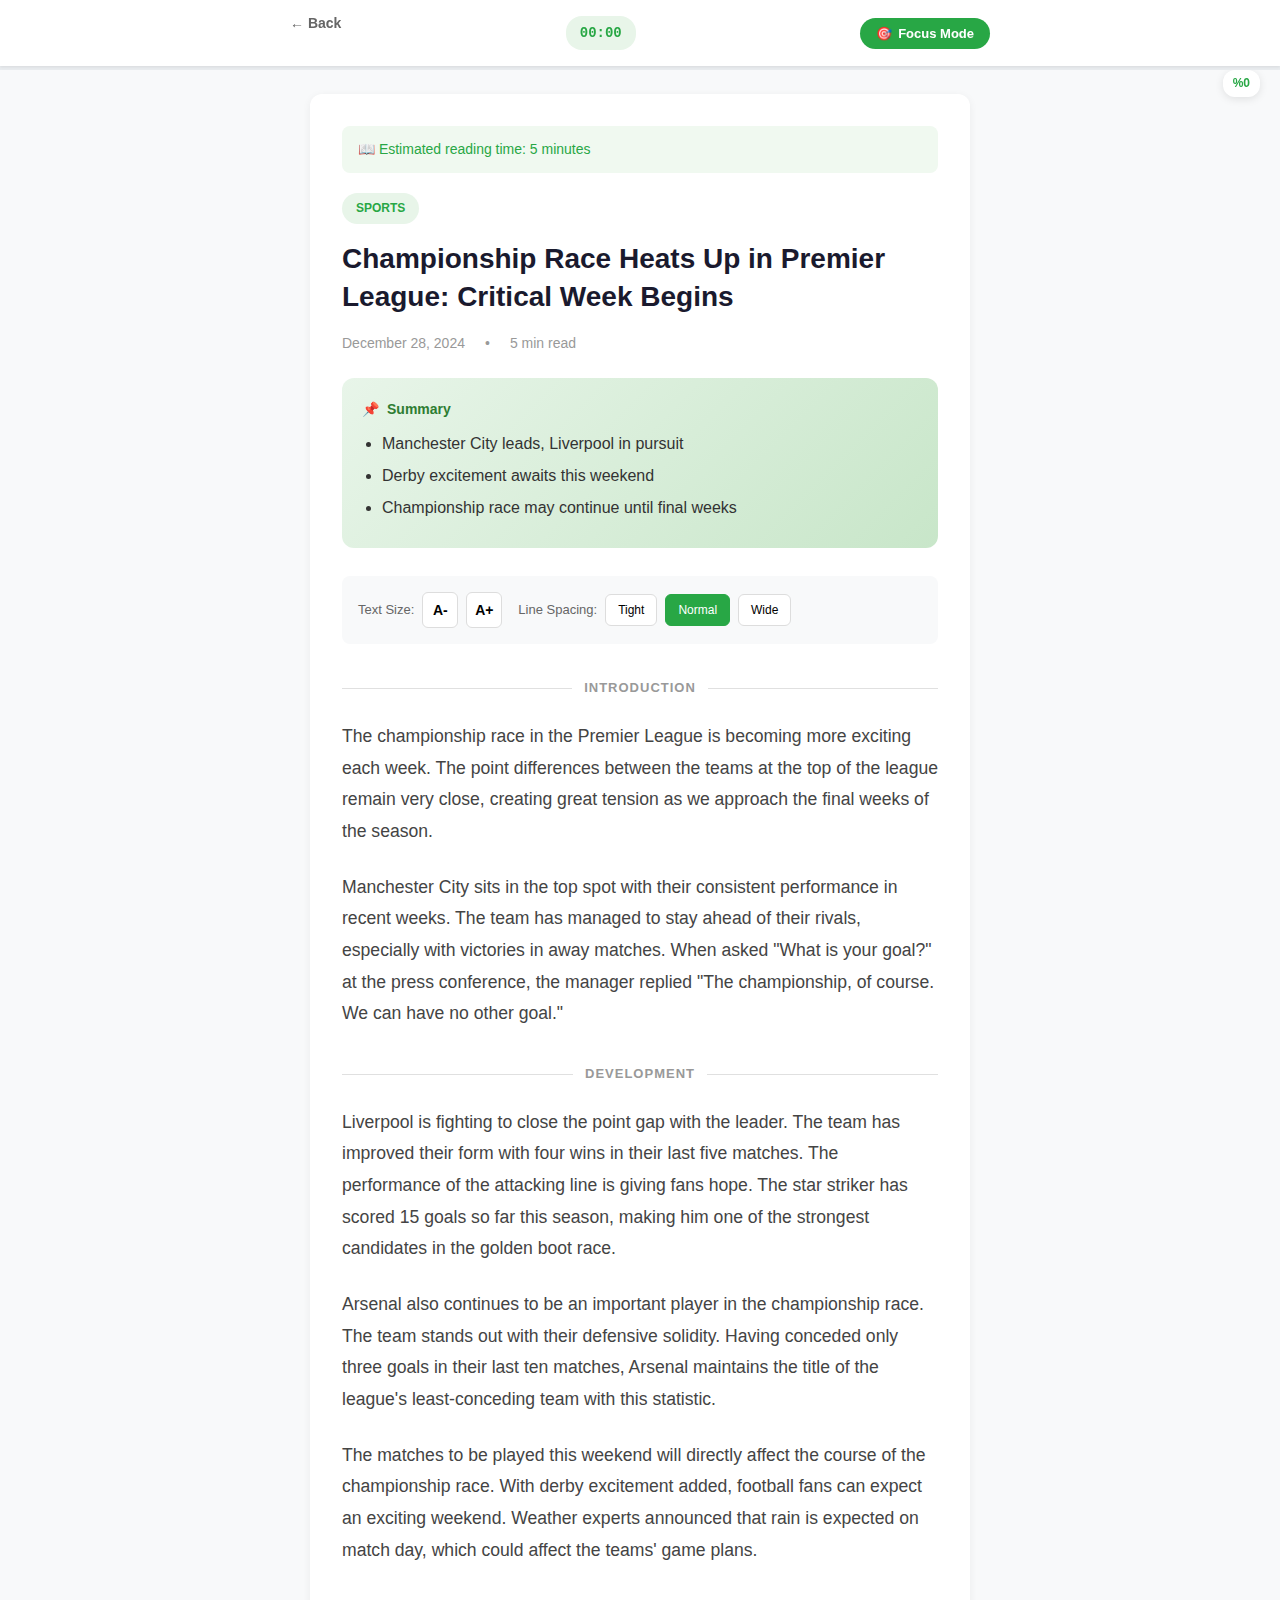
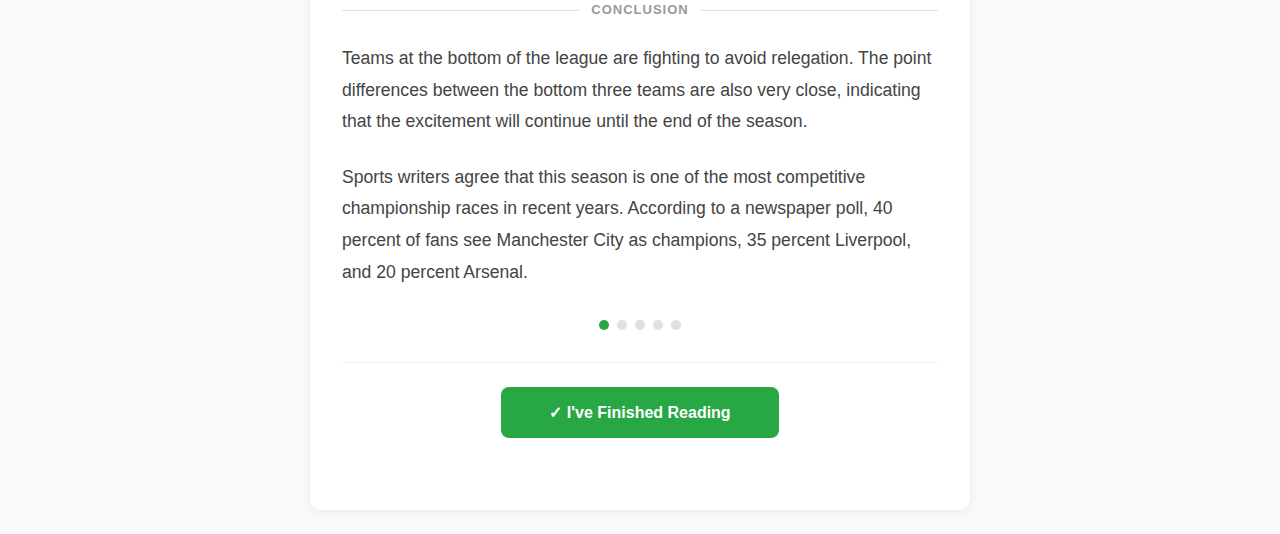
<file: reader-b.html>
<!DOCTYPE html>
<html lang="en">
<head>
    <meta charset="UTF-8">
    <meta name="viewport" content="width=device-width, initial-scale=1.0">
    <title>Article - Design B</title>
    <link rel="stylesheet" href="styles.css">
    <style>
        * {
            margin: 0;
            padding: 0;
            box-sizing: border-box;
        }

        body {
            font-family: -apple-system, BlinkMacSystemFont, 'Segoe UI', Roboto, sans-serif;
            background: #f8f9fa;
        }

        /* Header */
        .header {
            background: white;
            padding: 12px 20px;
            box-shadow: 0 1px 3px rgba(0,0,0,0.08);
            position: sticky;
            top: 0;
            z-index: 100;
        }

        .header-content {
            max-width: 700px;
            margin: 0 auto;
            display: flex;
            align-items: center;
            justify-content: space-between;
        }

        .back-btn {
            color: #666;
            text-decoration: none;
            display: flex;
            align-items: center;
            gap: 8px;
            font-size: 14px;
        }

        .timer {
            background: #e8f5e9;
            color: #28a745;
            padding: 6px 14px;
            border-radius: 16px;
            font-size: 14px;
            font-weight: 600;
        }

        .focus-btn {
            padding: 8px 16px;
            background: #28a745;
            color: white;
            border: none;
            border-radius: 20px;
            cursor: pointer;
            font-size: 13px;
            font-weight: 600;
            display: flex;
            align-items: center;
            gap: 6px;
            transition: all 0.2s;
        }

        .focus-btn:hover {
            background: #218838;
        }

        .focus-btn.active {
            background: #dc3545;
        }

        /* Progress Bar */
        .progress-container {
            background: #e9ecef;
            height: 4px;
            position: sticky;
            top: 52px;
            z-index: 99;
        }

        .progress-bar {
            height: 100%;
            background: linear-gradient(90deg, #28a745 0%, #20c997 100%);
            width: 0%;
            transition: width 0.1s;
        }

        .progress-text {
            position: fixed;
            top: 70px;
            right: 20px;
            background: white;
            padding: 4px 10px;
            border-radius: 12px;
            font-size: 12px;
            color: #28a745;
            font-weight: 600;
            box-shadow: 0 2px 8px rgba(0,0,0,0.1);
        }

        /* Main Container - Single Column, Clean */
        .main-container {
            max-width: 700px;
            margin: 0 auto;
            padding: 24px 20px;
        }

        /* Article */
        .article-container {
            background: white;
            border-radius: 12px;
            padding: 32px;
            box-shadow: 0 2px 8px rgba(0,0,0,0.06);
        }

        /* Reading Info */
        .reading-info {
            display: flex;
            align-items: center;
            gap: 16px;
            margin-bottom: 20px;
            padding: 12px 16px;
            background: #f0f9f0;
            border-radius: 8px;
            font-size: 14px;
            color: #28a745;
        }

        .article-category {
            display: inline-block;
            background: #e8f5e9;
            color: #28a745;
            padding: 6px 14px;
            border-radius: 16px;
            font-size: 12px;
            font-weight: 600;
            margin-bottom: 16px;
        }

        .article-title {
            font-size: 28px;
            font-weight: 700;
            color: #1a1a2e;
            line-height: 1.35;
            margin-bottom: 16px;
        }

        .article-meta {
            display: flex;
            gap: 20px;
            color: #999;
            font-size: 14px;
            margin-bottom: 24px;
        }

        /* Summary Box */
        .summary-box {
            background: linear-gradient(135deg, #e8f5e9 0%, #c8e6c9 100%);
            border-radius: 12px;
            padding: 20px;
            margin-bottom: 28px;
        }

        .summary-title {
            font-size: 14px;
            font-weight: 700;
            color: #2e7d32;
            margin-bottom: 12px;
            display: flex;
            align-items: center;
            gap: 8px;
        }

        .summary-list {
            margin: 0;
            padding-left: 20px;
        }

        .summary-list li {
            color: #333;
            margin-bottom: 8px;
            line-height: 1.5;
        }

        /* Section Markers */
        .section-marker {
            display: flex;
            align-items: center;
            gap: 12px;
            margin: 32px 0 20px;
            color: #999;
            font-size: 13px;
            font-weight: 600;
            text-transform: uppercase;
            letter-spacing: 1px;
        }

        .section-marker::before,
        .section-marker::after {
            content: '';
            flex: 1;
            height: 1px;
            background: #e0e0e0;
        }

        /* Article Body */
        .article-body {
            font-size: 18px;
            line-height: 1.9;
            color: #333;
        }

        .article-body p {
            margin-bottom: 24px;
            transition: background 0.2s;
        }

        .article-body p:hover {
            background: rgba(40, 167, 69, 0.05);
            border-radius: 4px;
            margin-left: -8px;
            margin-right: -8px;
            padding-left: 8px;
            padding-right: 8px;
        }

        /* Scroll Indicator */
        .scroll-indicator {
            display: flex;
            justify-content: center;
            gap: 8px;
            margin: 32px 0;
        }

        .scroll-dot {
            width: 10px;
            height: 10px;
            border-radius: 50%;
            background: #e0e0e0;
            transition: background 0.3s;
        }

        .scroll-dot.active {
            background: #28a745;
        }

        /* Text Controls */
        .text-controls {
            display: flex;
            flex-wrap: wrap;
            gap: 16px;
            margin-bottom: 24px;
            padding: 16px;
            background: #f8f9fa;
            border-radius: 8px;
        }

        .control-group {
            display: flex;
            align-items: center;
            gap: 8px;
        }

        .control-label {
            font-size: 13px;
            color: #666;
            font-weight: 500;
        }

        .size-btn {
            width: 36px;
            height: 36px;
            border: 1px solid #ddd;
            background: white;
            border-radius: 6px;
            cursor: pointer;
            font-weight: 600;
            font-size: 14px;
            transition: all 0.2s;
        }

        .size-btn:hover {
            background: #28a745;
            color: white;
            border-color: #28a745;
        }

        .line-btn {
            padding: 8px 12px;
            border: 1px solid #ddd;
            background: white;
            border-radius: 6px;
            cursor: pointer;
            font-size: 12px;
            transition: all 0.2s;
        }

        .line-btn:hover {
            border-color: #28a745;
        }

        .line-btn.active {
            background: #28a745;
            color: white;
            border-color: #28a745;
        }

        /* Complete Button */
        .complete-section {
            text-align: center;
            margin-top: 32px;
            padding-top: 24px;
            border-top: 1px solid #eee;
        }

        .complete-btn {
            padding: 16px 48px;
            font-size: 16px;
            font-weight: 600;
            background: #28a745;
            color: white;
            border: none;
            border-radius: 8px;
            cursor: pointer;
            transition: all 0.2s;
        }

        .complete-btn:hover {
            background: #218838;
            transform: translateY(-2px);
        }

        /* Focus Mode Overlay */
        .focus-overlay {
            display: none;
            position: fixed;
            top: 0;
            left: 0;
            width: 100%;
            height: 100%;
            background: rgba(0, 0, 0, 0.7);
            z-index: 50;
        }

        .focus-overlay.active {
            display: block;
        }

        body.focus-mode .article-container {
            position: relative;
            z-index: 60;
        }

        body.focus-mode .header {
            z-index: 70;
        }

        /* Motivation Popup */
        .motivation-popup {
            display: none;
            position: fixed;
            bottom: 20px;
            left: 50%;
            transform: translateX(-50%);
            background: linear-gradient(135deg, #28a745 0%, #20c997 100%);
            color: white;
            padding: 16px 32px;
            border-radius: 12px;
            font-weight: 600;
            box-shadow: 0 4px 20px rgba(40, 167, 69, 0.4);
            z-index: 200;
            animation: slideUp 0.3s ease;
        }

        .motivation-popup.show {
            display: block;
        }

        @keyframes slideUp {
            from {
                opacity: 0;
                transform: translateX(-50%) translateY(20px);
            }
            to {
                opacity: 1;
                transform: translateX(-50%) translateY(0);
            }
        }
    </style>
</head>
<body>
    <!-- Focus Mode Overlay -->
    <div class="focus-overlay" id="focusOverlay"></div>

    <!-- Header -->
    <header class="header">
        <div class="header-content">
            <a href="feed-b.html" class="back-btn">← Back</a>
            <div class="timer" id="timer">00:00</div>
            <button class="focus-btn" id="focusBtn" onclick="toggleFocusMode()">
                <span>🎯</span>
                <span id="focusBtnText">Focus Mode</span>
            </button>
        </div>
    </header>

    <!-- Progress Bar -->
    <div class="progress-container">
        <div class="progress-bar" id="progressBar"></div>
    </div>
    <div class="progress-text" id="progressText">%0</div>

    <!-- Main Content - Single Column, Clean -->
    <main class="main-container">
        <article class="article-container">
            <!-- Reading Info -->
            <div class="reading-info">
                <span>📖 Estimated reading time: 5 minutes</span>
            </div>

            <span class="article-category">SPORTS</span>
            <h1 class="article-title">Championship Race Heats Up in Premier League: Critical Week Begins</h1>

            <div class="article-meta">
                <span>December 28, 2024</span>
                <span>•</span>
                <span>5 min read</span>
            </div>

            <!-- Summary Box -->
            <div class="summary-box">
                <div class="summary-title">
                    <span>📌</span>
                    <span>Summary</span>
                </div>
                <ul class="summary-list">
                    <li>Manchester City leads, Liverpool in pursuit</li>
                    <li>Derby excitement awaits this weekend</li>
                    <li>Championship race may continue until final weeks</li>
                </ul>
            </div>

            <!-- Text Controls -->
            <div class="text-controls">
                <div class="control-group">
                    <span class="control-label">Text Size:</span>
                    <button class="size-btn" onclick="changeTextSize(-2)">A-</button>
                    <button class="size-btn" onclick="changeTextSize(2)">A+</button>
                </div>
                <div class="control-group">
                    <span class="control-label">Line Spacing:</span>
                    <button class="line-btn" onclick="changeLineHeight(1.6)">Tight</button>
                    <button class="line-btn active" onclick="changeLineHeight(1.9)">Normal</button>
                    <button class="line-btn" onclick="changeLineHeight(2.2)">Wide</button>
                </div>
            </div>

            <div class="article-body" id="articleBody">
                <div class="section-marker">Introduction</div>

                <p>The championship race in the Premier League is becoming more exciting each week. The point differences between the teams at the top of the league remain very close, creating great tension as we approach the final weeks of the season.</p>

                <p>Manchester City sits in the top spot with their consistent performance in recent weeks. The team has managed to stay ahead of their rivals, especially with victories in away matches. When asked "What is your goal?" at the press conference, the manager replied "The championship, of course. We can have no other goal."</p>

                <div class="section-marker">Development</div>

                <p>Liverpool is fighting to close the point gap with the leader. The team has improved their form with four wins in their last five matches. The performance of the attacking line is giving fans hope. The star striker has scored 15 goals so far this season, making him one of the strongest candidates in the golden boot race.</p>

                <p>Arsenal also continues to be an important player in the championship race. The team stands out with their defensive solidity. Having conceded only three goals in their last ten matches, Arsenal maintains the title of the league's least-conceding team with this statistic.</p>

                <p>The matches to be played this weekend will directly affect the course of the championship race. With derby excitement added, football fans can expect an exciting weekend. Weather experts announced that rain is expected on match day, which could affect the teams' game plans.</p>

                <div class="section-marker">Conclusion</div>

                <p>Teams at the bottom of the league are fighting to avoid relegation. The point differences between the bottom three teams are also very close, indicating that the excitement will continue until the end of the season.</p>

                <p>Sports writers agree that this season is one of the most competitive championship races in recent years. According to a newspaper poll, 40 percent of fans see Manchester City as champions, 35 percent Liverpool, and 20 percent Arsenal.</p>
            </div>

            <!-- Scroll Indicator -->
            <div class="scroll-indicator">
                <div class="scroll-dot active" id="dot1"></div>
                <div class="scroll-dot" id="dot2"></div>
                <div class="scroll-dot" id="dot3"></div>
                <div class="scroll-dot" id="dot4"></div>
                <div class="scroll-dot" id="dot5"></div>
            </div>

            <!-- Complete Button -->
            <div class="complete-section">
                <button class="complete-btn" onclick="completeReading()">✓ I've Finished Reading</button>
            </div>
        </article>
    </main>

    <!-- Motivation Popup -->
    <div class="motivation-popup" id="motivationPopup"></div>

    <script src="tracking.js"></script>
    <script>
        // Article content database
        var articles = {
            sports: {
                category: 'SPORTS',
                title: 'Championship Race Heats Up in Premier League: Critical Week Begins',
                summary: [
                    'Manchester City leads, Liverpool in pursuit',
                    'Derby excitement awaits this weekend',
                    'Championship race may continue until final weeks'
                ],
                content: `
                    <div class="section-marker">Introduction</div>
                    <p>The championship race in the Premier League is becoming more exciting each week. The point differences between the teams at the top of the league remain very close, creating great tension as we approach the final weeks of the season.</p>

                    <p>Manchester City sits in the top spot with their consistent performance in recent weeks. The team has managed to stay ahead of their rivals, especially with victories in away matches. When asked "What is your goal?" at the press conference, the manager replied "The championship, of course. We can have no other goal."</p>

                    <div class="section-marker">Development</div>

                    <p>Liverpool is fighting to close the point gap with the leader. The team has improved their form with four wins in their last five matches. The performance of the attacking line is giving fans hope. The star striker has scored 15 goals so far this season, making him one of the strongest candidates in the golden boot race.</p>

                    <p>Arsenal also continues to be an important player in the championship race. The team stands out with their defensive solidity. Having conceded only three goals in their last ten matches, Arsenal maintains the title of the league's least-conceding team with this statistic.</p>

                    <p>The matches to be played this weekend will directly affect the course of the championship race. With derby excitement added, football fans can expect an exciting weekend. Weather experts announced that rain is expected on match day, which could affect the teams' game plans.</p>

                    <div class="section-marker">Conclusion</div>

                    <p>Teams at the bottom of the league are fighting to avoid relegation. The point differences between the bottom three teams are also very close, indicating that the excitement will continue until the end of the season.</p>

                    <p>Sports writers agree that this season is one of the most competitive championship races in recent years. According to a newspaper poll, 40 percent of fans see Manchester City as champions, 35 percent Liverpool, and 20 percent Arsenal.</p>
                `
            },
            technology: {
                category: 'TECHNOLOGY',
                title: 'How Will AI Technologies Change Our Lives in 2025?',
                summary: [
                    'AI diagnostic systems in healthcare achieved 94% accuracy',
                    'Fundamental transformations expected in education and business',
                    'EU AI regulation will come into force in 2025'
                ],
                content: `
                    <div class="section-marker">Introduction</div>
                    <p>Artificial intelligence technologies are becoming more present in every area of our lives in 2025. Experts predict that this year will be a turning point for AI, and fundamental changes are expected in many sectors.</p>

                    <p>AI-powered diagnostic systems are becoming widespread in the healthcare sector. Particularly in image analysis, AI systems are helping doctors and playing an important role in early disease detection. According to research, AI-powered systems have achieved 94 percent accuracy in diagnosing certain types of cancer.</p>

                    <div class="section-marker">Development</div>

                    <p>Major transformations are also occurring in education. Personalized learning platforms offer content suited to each student's learning pace and style. ChatGPT and similar language models help students with homework and research, but this is also raising concerns about academic integrity.</p>

                    <p>Automation is accelerating in the business world. While repetitive tasks are being taken over by AI, employees are expected to focus on more creative and strategic work. However, some experts warn that this situation could lead to the disappearance of certain professions.</p>

                    <p>AI security and ethical use are also becoming important topics. The European Union's AI regulation will come into force in 2025, bringing strict rules on how companies develop and use AI systems.</p>

                    <div class="section-marker">Conclusion</div>

                    <p>AI investments are also increasing in the United States. Tech companies are developing projects especially in natural language processing and image recognition. The government announced its AI strategy for 2025 with a target of $10 billion in investment in this area.</p>

                    <p>In conclusion, AI technologies will continue to be an integral part of our lives in 2025. The responsible and ethical use of these technologies is critically important for maximizing societal benefit.</p>
                `
            },
            economy: {
                category: 'ECONOMY',
                title: 'Federal Reserve Announces Interest Rate Decision: Markets Remain Cautious',
                summary: [
                    'Policy interest rate kept at 5.25%',
                    'Goal is for inflation to reach 2% target by end of 2025',
                    'Gold could reach $2,200 by year-end'
                ],
                content: `
                    <div class="section-marker">Introduction</div>
                    <p>The Federal Reserve kept the policy interest rate unchanged at 5.25% at this month's Federal Open Market Committee meeting. While the decision largely aligned with market expectations, it was emphasized that the fight against inflation will continue.</p>

                    <p>The Fed Chair, in his statement after the decision, said "The downward trend in inflation continues, but we will remain cautious to reach our targets." The Chair stated that the goal is for inflation to fall to the 2% target by the end of 2025.</p>

                    <div class="section-marker">Development</div>

                    <p>After the decision, the dollar index began trading at around 104 levels. Market analysts expect the index to move in the 103-105 range by year-end. However, geopolitical risks and uncertainties in the global economy could change these predictions.</p>

                    <p>Business representatives stated that the high interest rate environment is negatively affecting companies' investment decisions. Small and medium enterprises particularly complain about high credit costs. The government announced it will reveal supportive measures on this issue.</p>

                    <p>Interest rates continue to be decisive in the housing market. Mortgage rates remain above 7%, which has slowed home sales. Real estate sector representatives say it will be difficult for the market to revive without a rate cut.</p>

                    <div class="section-marker">Conclusion</div>

                    <p>Gold prices continue to rise due to economic uncertainties. With gold trading above $2,000 per ounce, investors continue to turn to gold as a safe haven. Experts predict gold could reach $2,200 by year-end.</p>

                    <p>In conclusion, while the economic outlook remains uncertain, the Federal Reserve's tight monetary policy stance will continue. Markets will closely follow inflation data in the coming months and developments in the global economy.</p>
                `
            },
            culture: {
                category: 'CULTURE',
                title: 'International Film Festival Kicks Off: This Year\'s Highlights',
                summary: [
                    'Over 200 films from more than 50 countries will be shown',
                    'Festival theme is "Crossing Borders"',
                    'Free screenings and student discounts available'
                ],
                content: `
                    <div class="section-marker">Introduction</div>
                    <p>The 44th International Film Festival opens its doors this year with a record number of films and events. The festival will be held from April 4-15 and will feature over 200 films from more than 50 countries.</p>

                    <p>The festival director, while introducing this year's program, said "The cinema industry is recovering after the pandemic, and we are bringing the best examples of world cinema to this festival." The opening film will be the latest work from an award-winning director who won at Cannes.</p>

                    <div class="section-marker">Development</div>

                    <p>Independent cinema forms an important part of the festival this year. 15 new films from emerging directors will be featured in the festival's national competition section. The jury will be chaired by an internationally recognized filmmaker.</p>

                    <p>Talks and masterclasses to be held during the festival are also generating great interest. Oscar-winning directors and producers will share their experiences with young filmmakers. Tickets sold out on the first day of online sales.</p>

                    <p>This year's festival theme is "Crossing Borders." Films dealing with immigration, identity, and cultural diversity are prominent. The documentary section features productions focusing on climate change and environmental issues.</p>

                    <div class="section-marker">Conclusion</div>

                    <p>Historic theaters downtown will be the main venues of the festival. Screenings will be held in halls in different neighborhoods of the city, including the Grand Theater and the Art Cinema. Outdoor screenings are also on the program.</p>

                    <p>The festival will also organize free screenings to bring cinema to wider audiences. Special discounted tickets for students and an animation selection for children strengthen the festival's social dimension.</p>
                `
            },
            health: {
                category: 'HEALTH',
                title: '10 Ways to Boost Your Immune System During Winter',
                summary: [
                    'Vitamin C and D supplementation recommended',
                    '150 minutes of exercise per week strengthens immunity',
                    'Adults should sleep 7-9 hours per day'
                ],
                content: `
                    <div class="section-marker">Introduction</div>
                    <p>Winter months are when illnesses like the common cold and flu become widespread. Experts recommend taking certain precautions to strengthen the immune system. Here are ways to stay healthy during winter.</p>

                    <p>Nutrition forms the foundation of the immune system. Consumption of citrus fruits, kiwi, and red peppers rich in vitamin C is recommended. Since vitamin D deficiency becomes common in winter months, supplement use should be considered. Experts recommend consuming at least 5 portions of fruits and vegetables daily.</p>

                    <div class="section-marker">Development</div>

                    <p>Regular exercise is one of the most important factors in strengthening the immune system. At least 150 minutes of moderate-intensity exercise per week is recommended. Yoga, pilates, or home exercises that can be done indoors are ideal options for winter months.</p>

                    <p>Sleep quality is also critically important for immunity. Adults need 7-9 hours of sleep per day. Sleep irregularity negatively affects the function of immune cells and causes vulnerability to diseases.</p>

                    <p>Stress management is a factor that should not be overlooked. Chronic stress weakens the immune system by raising cortisol levels. Meditation, deep breathing exercises, and hobby activities can help cope with stress.</p>

                    <div class="section-marker">Conclusion</div>

                    <p>Hand hygiene is one of the most effective methods for preventing the spread of infections. Wash your hands with soap for at least 20 seconds and use hand sanitizer. Wearing a mask in public transportation and crowded environments can also be protective.</p>

                    <p>Finally, don't forget to drink plenty of water. Although the feeling of thirst decreases in winter months, the body's need for fluids continues. It is recommended to consume at least 8 glasses of water or herbal tea daily. Don't neglect to get your seasonal vaccinations after consulting your doctor.</p>
                `
            },
            politics: {
                category: 'POLITICS',
                title: 'New Legislative Session Begins in Congress: Key Issues on the Agenda',
                summary: [
                    'Tax reform is one of the most important agenda items',
                    'Digital literacy may become mandatory in education',
                    '45 representatives applied to speak at the first session'
                ],
                content: `
                    <div class="section-marker">Introduction</div>
                    <p>A new legislative session is beginning in Congress. During this period, many important topics from economy to education, from healthcare to social policies will be on the agenda. Representatives are preparing for an intense work schedule.</p>

                    <p>One of the most important agenda items of the new term will be tax reform. The administration has prepared a bill that envisions fundamental changes in the tax system. The bill includes restructuring income tax brackets and some changes in corporate tax.</p>

                    <div class="section-marker">Development</div>

                    <p>Important regulations are also expected in education. The Education Department's curriculum change proposal will come to the congressional agenda. The new curriculum aims to make digital literacy and artificial intelligence education mandatory.</p>

                    <p>Changes to be made in the social security system are also on the agenda. New regulations regarding retirement age and premium days will be discussed. Opposition parties announced they will criticize the government on this issue and present alternative proposals.</p>

                    <p>A bill proposing changes to local government laws is also among Congress's priority agenda items. This bill, which restructures the powers of mayors, contains controversial provisions. Changes are proposed regarding the boundaries and authorities of metropolitan municipalities.</p>

                    <div class="section-marker">Conclusion</div>

                    <p>Foreign policy issues will also occupy an important place on the congressional agenda. Relations with allied nations, agreements made with neighboring countries, and America's position in international organizations will be evaluated.</p>

                    <p>The Speaker of the House, emphasizing the importance of reconciliation and dialogue in the new term, said "I believe we will have a productive legislative term that will meet the expectations of our nation." Forty-five representatives applied to speak at the first session.</p>
                `
            }
        };

        // Load the correct article based on selected topic
        var selectedTopic = sessionStorage.getItem('selectedTopic') || 'sports';
        var article = articles[selectedTopic] || articles.sports;

        // Update page content
        document.querySelector('.article-category').textContent = article.category;
        document.querySelector('.article-title').textContent = article.title;
        document.getElementById('articleBody').innerHTML = article.content;

        // Update summary box
        var summaryList = document.querySelector('.summary-list');
        summaryList.innerHTML = article.summary.map(function(item) {
            return '<li>' + item + '</li>';
        }).join('');

        // Store the topic for survey
        sessionStorage.setItem('articleTopic', selectedTopic);

        var startTime = Date.now();
        var startTimeISO = new Date().toISOString();
        var maxScroll = 0;
        var focusModeActive = false;
        var focusModeStartTime = null;
        var totalFocusModeTime = 0;
        var shownPopups = { 50: false, 75: false, 90: false };

        // Timer
        function updateTimer() {
            var elapsed = Math.floor((Date.now() - startTime) / 1000);
            var mins = Math.floor(elapsed / 60);
            var secs = elapsed % 60;
            document.getElementById('timer').textContent =
                String(mins).padStart(2, '0') + ':' + String(secs).padStart(2, '0');
        }
        setInterval(updateTimer, 1000);

        // Scroll tracking and progress
        window.addEventListener('scroll', function() {
            var scrollTop = window.pageYOffset || document.documentElement.scrollTop;
            var docHeight = document.documentElement.scrollHeight - window.innerHeight;
            var scrollPercent = Math.round((scrollTop / docHeight) * 100);

            if (scrollPercent > maxScroll) {
                maxScroll = scrollPercent;
            }

            // Update progress bar
            document.getElementById('progressBar').style.width = scrollPercent + '%';
            document.getElementById('progressText').textContent = '%' + scrollPercent;

            // Update scroll dots
            updateScrollDots(scrollPercent);

            // Motivation popups
            checkMotivationPopup(scrollPercent);
        });

        function updateScrollDots(percent) {
            for (var i = 1; i <= 5; i++) {
                var dot = document.getElementById('dot' + i);
                var threshold = (i - 1) * 25;
                if (percent >= threshold) {
                    dot.classList.add('active');
                } else {
                    dot.classList.remove('active');
                }
            }
        }

        function checkMotivationPopup(percent) {
            var popup = document.getElementById('motivationPopup');

            if (percent >= 50 && !shownPopups[50]) {
                showPopup('Great progress! 🎉 You completed half');
                shownPopups[50] = true;
            } else if (percent >= 75 && !shownPopups[75]) {
                showPopup('Almost done! 💪 You entered the final quarter');
                shownPopups[75] = true;
            } else if (percent >= 90 && !shownPopups[90]) {
                showPopup('Just a few lines left! 🏁 Almost there');
                shownPopups[90] = true;
            }
        }

        function showPopup(message) {
            var popup = document.getElementById('motivationPopup');
            popup.textContent = message;
            popup.classList.add('show');

            setTimeout(function() {
                popup.classList.remove('show');
            }, 3000);
        }

        // Focus Mode
        function toggleFocusMode() {
            var overlay = document.getElementById('focusOverlay');
            var btn = document.getElementById('focusBtn');
            var btnText = document.getElementById('focusBtnText');

            focusModeActive = !focusModeActive;

            if (focusModeActive) {
                document.body.classList.add('focus-mode');
                overlay.classList.add('active');
                btn.classList.add('active');
                btnText.textContent = 'Exit Focus';
                focusModeStartTime = Date.now();
            } else {
                document.body.classList.remove('focus-mode');
                overlay.classList.remove('active');
                btn.classList.remove('active');
                btnText.textContent = 'Focus Mode';

                if (focusModeStartTime) {
                    totalFocusModeTime += Date.now() - focusModeStartTime;
                    focusModeStartTime = null;
                }
            }
        }

        // Click overlay to exit focus mode
        document.getElementById('focusOverlay').addEventListener('click', function() {
            if (focusModeActive) {
                toggleFocusMode();
            }
        });

        // Text Size Control
        var currentTextSize = 18;
        function changeTextSize(delta) {
            currentTextSize += delta;
            if (currentTextSize < 14) currentTextSize = 14;
            if (currentTextSize > 26) currentTextSize = 26;

            var paragraphs = document.querySelectorAll('.article-body p');
            paragraphs.forEach(function(p) {
                p.style.fontSize = currentTextSize + 'px';
            });
        }

        // Line Height Control
        var currentLineHeight = 1.9;
        function changeLineHeight(value) {
            currentLineHeight = value;

            var paragraphs = document.querySelectorAll('.article-body p');
            paragraphs.forEach(function(p) {
                p.style.lineHeight = currentLineHeight;
            });

            // Update active button
            var buttons = document.querySelectorAll('.line-btn');
            buttons.forEach(function(btn) {
                btn.classList.remove('active');
            });
            event.target.classList.add('active');
        }

        // Complete reading
        function completeReading() {
            // Calculate final focus mode time
            if (focusModeActive && focusModeStartTime) {
                totalFocusModeTime += Date.now() - focusModeStartTime;
            }

            var readingTime = Math.floor((Date.now() - startTime) / 1000);
            var focusTimeSec = Math.floor(totalFocusModeTime / 1000);

            // Store session data
            var sessionData = {
                uiVersion: 'B',
                articleId: selectedTopic,
                articleTopic: article.category,
                startTime: startTimeISO,
                endTime: new Date().toISOString(),
                readingTimeSec: readingTime,
                maxScrollDepth: maxScroll,
                distractionClicks: 0,
                focusModeUsed: totalFocusModeTime > 0,
                focusModeTimeSec: focusTimeSec,
                completedAt: new Date().toISOString()
            };

            sessionStorage.setItem('lastSession', JSON.stringify(sessionData));
            location.href = 'survey.html';
        }
    </script>
</body>
</html>
</file>
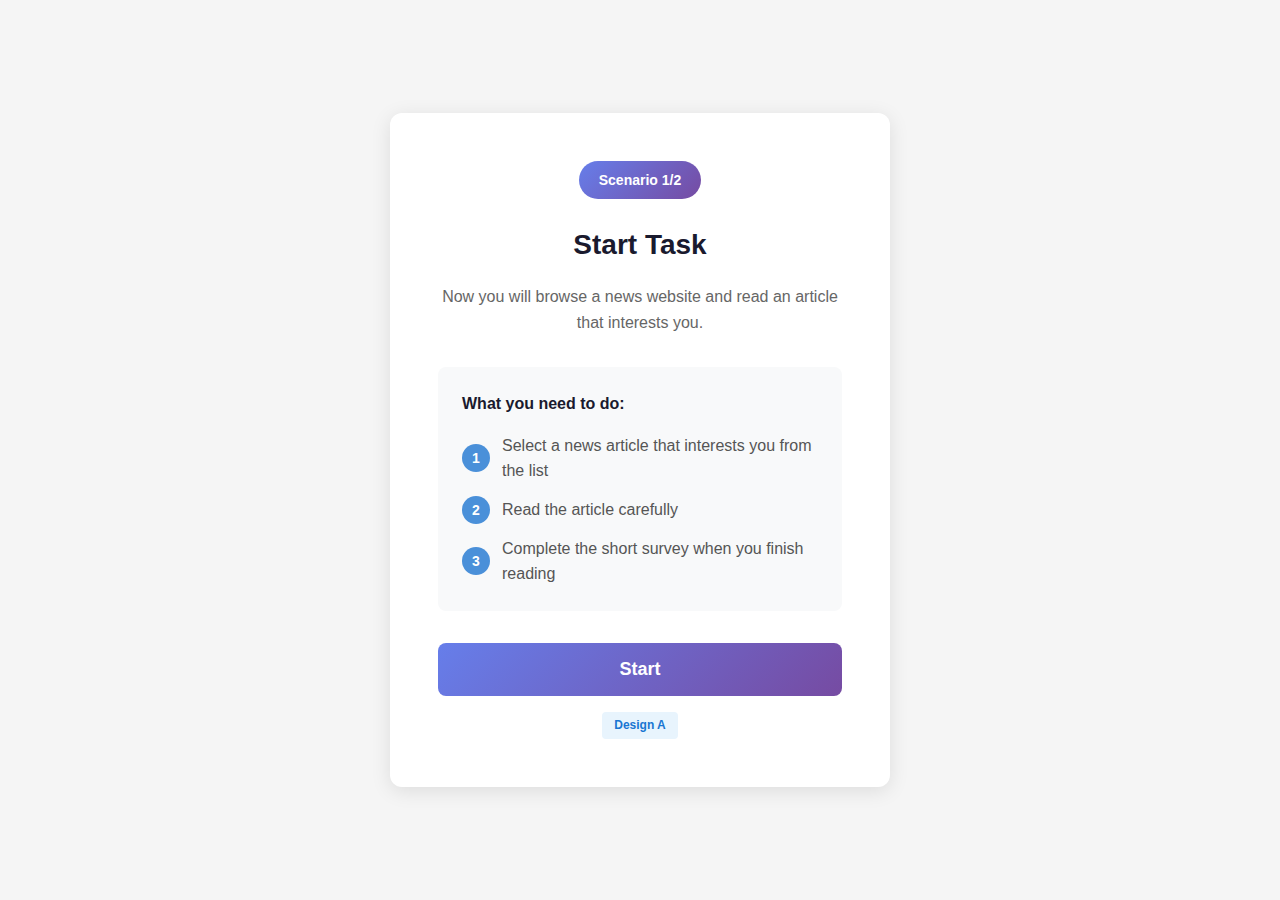
<file: scenario.html>
<!DOCTYPE html>
<html lang="en">
<head>
    <meta charset="UTF-8">
    <meta name="viewport" content="width=device-width, initial-scale=1.0">
    <title>Scenario Start</title>
    <link rel="stylesheet" href="styles.css">
    <style>
        .scenario-container {
            min-height: 100vh;
            display: flex;
            align-items: center;
            justify-content: center;
            background: #f5f5f5;
            padding: 20px;
        }

        .scenario-card {
            background: white;
            border-radius: 12px;
            padding: 48px;
            max-width: 500px;
            text-align: center;
            box-shadow: 0 4px 20px rgba(0,0,0,0.1);
        }

        .scenario-number {
            display: inline-block;
            background: linear-gradient(135deg, #667eea 0%, #764ba2 100%);
            color: white;
            padding: 8px 20px;
            border-radius: 20px;
            font-size: 14px;
            font-weight: 600;
            margin-bottom: 24px;
        }

        .scenario-title {
            font-size: 28px;
            font-weight: 700;
            color: #1a1a2e;
            margin-bottom: 16px;
        }

        .scenario-desc {
            color: #666;
            line-height: 1.6;
            margin-bottom: 32px;
        }

        .task-list {
            background: #f8f9fa;
            border-radius: 8px;
            padding: 24px;
            text-align: left;
            margin-bottom: 32px;
        }

        .task-list h4 {
            margin-bottom: 16px;
            color: #1a1a2e;
        }

        .task-item {
            display: flex;
            align-items: center;
            gap: 12px;
            margin-bottom: 12px;
            color: #555;
        }

        .task-item:last-child {
            margin-bottom: 0;
        }

        .task-number {
            width: 28px;
            height: 28px;
            background: #4a90d9;
            color: white;
            border-radius: 50%;
            display: flex;
            align-items: center;
            justify-content: center;
            font-size: 14px;
            font-weight: 600;
            flex-shrink: 0;
        }

        .btn-start {
            width: 100%;
            padding: 16px 32px;
            font-size: 18px;
            font-weight: 600;
            background: linear-gradient(135deg, #667eea 0%, #764ba2 100%);
            color: white;
            border: none;
            border-radius: 8px;
            cursor: pointer;
            transition: transform 0.2s, box-shadow 0.2s;
        }

        .btn-start:hover {
            transform: translateY(-2px);
            box-shadow: 0 8px 20px rgba(102, 126, 234, 0.4);
        }

        .ui-badge {
            display: inline-block;
            background: #e8f4fd;
            color: #1976d2;
            padding: 4px 12px;
            border-radius: 4px;
            font-size: 12px;
            font-weight: 600;
            margin-top: 16px;
        }
    </style>
</head>
<body>
    <div class="scenario-container">
        <div class="scenario-card">
            <div class="scenario-number" id="scenarioLabel">Scenario 1/2</div>
            <h1 class="scenario-title">Start Task</h1>
            <p class="scenario-desc" id="scenarioDesc">
                Now you will browse a news website and read an article that interests you.
            </p>

            <div class="task-list">
                <h4>What you need to do:</h4>
                <div class="task-item">
                    <span class="task-number">1</span>
                    <span>Select a news article that interests you from the list</span>
                </div>
                <div class="task-item">
                    <span class="task-number">2</span>
                    <span>Read the article carefully</span>
                </div>
                <div class="task-item">
                    <span class="task-number">3</span>
                    <span>Complete the short survey when you finish reading</span>
                </div>
            </div>

            <button class="btn-start" id="startBtn" onclick="startScenario()">
                Start
            </button>

            <div class="ui-badge" id="uiBadge">Design A</div>
        </div>
    </div>

    <script>
        var profile = JSON.parse(sessionStorage.getItem('participantProfile') || '{}');
        var currentScenario = parseInt(sessionStorage.getItem('currentScenario') || '1');
        var conditionOrder = profile.conditionOrder || 'AB';

        // Determine which UI to show based on scenario and condition order
        function getCurrentUI() {
            if (currentScenario === 1) {
                return conditionOrder === 'AB' ? 'A' : 'B';
            } else {
                return conditionOrder === 'AB' ? 'B' : 'A';
            }
        }

        // Update UI
        document.getElementById('scenarioLabel').textContent = 'Scenario ' + currentScenario + '/2';

        var currentUI = getCurrentUI();
        document.getElementById('uiBadge').textContent = 'Design ' + currentUI;

        if (currentScenario === 2) {
            document.getElementById('scenarioDesc').textContent = 'Now you will read news on a different design. Repeat the same task.';
        }

        function startScenario() {
            // Store current UI and start time
            sessionStorage.setItem('currentUI', currentUI);
            sessionStorage.setItem('scenarioStartTime', new Date().toISOString());

            // Navigate to appropriate feed
            if (currentUI === 'A') {
                location.href = 'feed-a.html';
            } else {
                location.href = 'feed-b.html';
            }
        }
    </script>
</body>
</html>
</file>
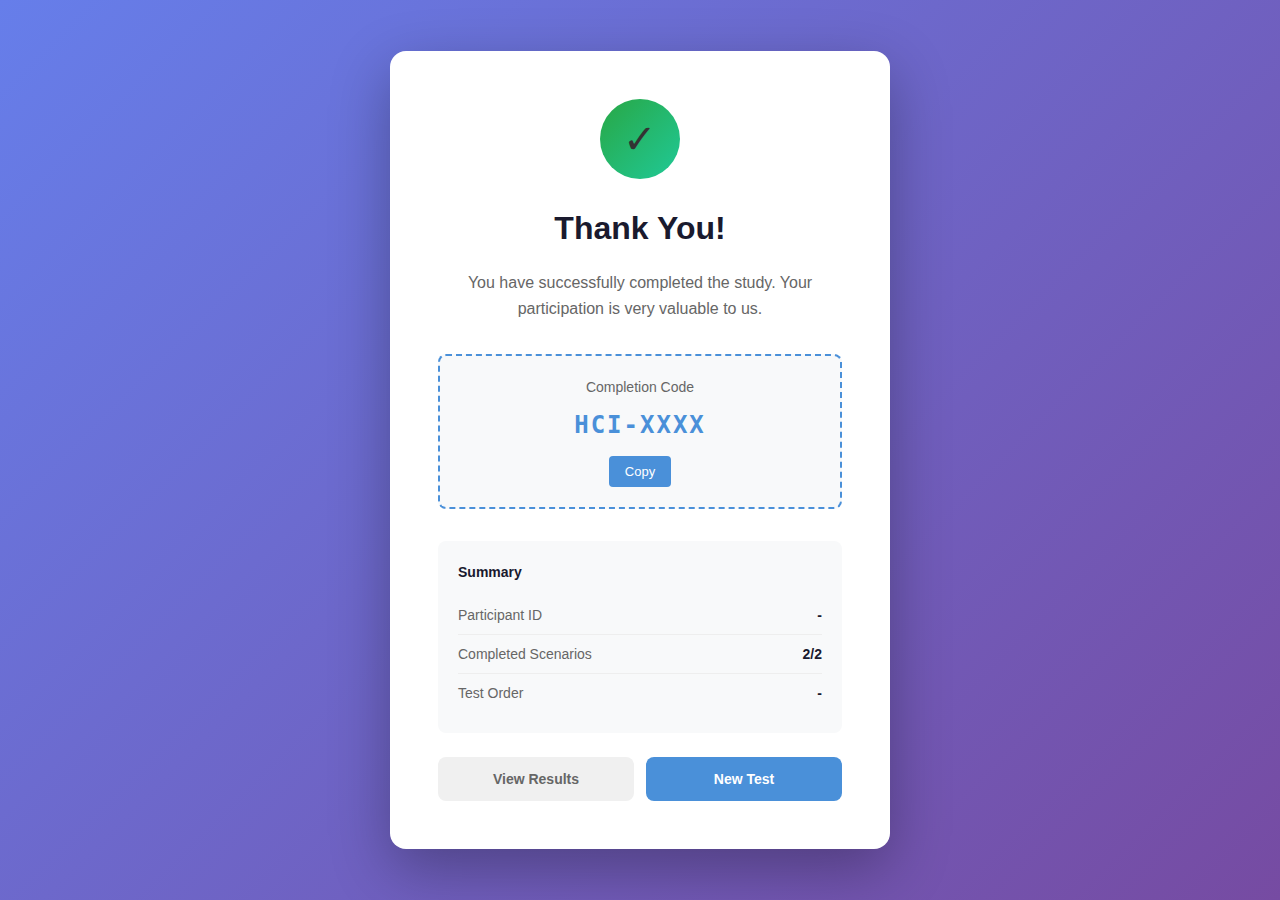
<file: thankyou.html>
<!DOCTYPE html>
<html lang="en">
<head>
    <meta charset="UTF-8">
    <meta name="viewport" content="width=device-width, initial-scale=1.0">
    <title>Thank You!</title>
    <link rel="stylesheet" href="styles.css">
    <style>
        * {
            margin: 0;
            padding: 0;
            box-sizing: border-box;
        }

        body {
            font-family: -apple-system, BlinkMacSystemFont, 'Segoe UI', Roboto, sans-serif;
            background: linear-gradient(135deg, #667eea 0%, #764ba2 100%);
            min-height: 100vh;
            display: flex;
            align-items: center;
            justify-content: center;
            padding: 20px;
        }

        .thankyou-container {
            background: white;
            border-radius: 16px;
            padding: 48px;
            max-width: 500px;
            width: 100%;
            text-align: center;
            box-shadow: 0 20px 60px rgba(0,0,0,0.3);
        }

        .success-icon {
            width: 80px;
            height: 80px;
            background: linear-gradient(135deg, #28a745 0%, #20c997 100%);
            border-radius: 50%;
            display: flex;
            align-items: center;
            justify-content: center;
            margin: 0 auto 24px;
            font-size: 40px;
            animation: scaleIn 0.5s ease;
        }

        @keyframes scaleIn {
            from {
                transform: scale(0);
            }
            to {
                transform: scale(1);
            }
        }

        .thankyou-title {
            font-size: 32px;
            font-weight: 700;
            color: #1a1a2e;
            margin-bottom: 16px;
        }

        .thankyou-text {
            color: #666;
            font-size: 16px;
            line-height: 1.6;
            margin-bottom: 32px;
        }

        .completion-code {
            background: #f8f9fa;
            border: 2px dashed #4a90d9;
            border-radius: 8px;
            padding: 20px;
            margin-bottom: 32px;
        }

        .code-label {
            font-size: 14px;
            color: #666;
            margin-bottom: 8px;
        }

        .code-value {
            font-size: 24px;
            font-weight: 700;
            color: #4a90d9;
            font-family: monospace;
            letter-spacing: 2px;
        }

        .copy-btn {
            margin-top: 12px;
            padding: 8px 16px;
            background: #4a90d9;
            color: white;
            border: none;
            border-radius: 4px;
            cursor: pointer;
            font-size: 13px;
        }

        .copy-btn:hover {
            background: #357abd;
        }

        .summary-section {
            background: #f8f9fa;
            border-radius: 8px;
            padding: 20px;
            margin-bottom: 24px;
            text-align: left;
        }

        .summary-title {
            font-size: 14px;
            font-weight: 600;
            color: #1a1a2e;
            margin-bottom: 12px;
        }

        .summary-row {
            display: flex;
            justify-content: space-between;
            padding: 8px 0;
            border-bottom: 1px solid #eee;
            font-size: 14px;
        }

        .summary-row:last-child {
            border-bottom: none;
        }

        .summary-label {
            color: #666;
        }

        .summary-value {
            font-weight: 600;
            color: #1a1a2e;
        }

        .action-buttons {
            display: flex;
            gap: 12px;
        }

        .btn {
            flex: 1;
            padding: 14px 24px;
            font-size: 14px;
            font-weight: 600;
            border: none;
            border-radius: 8px;
            cursor: pointer;
            transition: all 0.2s;
        }

        .btn-primary {
            background: #4a90d9;
            color: white;
        }

        .btn-primary:hover {
            background: #357abd;
        }

        .btn-secondary {
            background: #f0f0f0;
            color: #666;
        }

        .btn-secondary:hover {
            background: #e0e0e0;
        }

        .confetti {
            position: fixed;
            width: 10px;
            height: 10px;
            border-radius: 50%;
            animation: fall 3s ease-in-out forwards;
        }

        @keyframes fall {
            to {
                transform: translateY(100vh) rotate(720deg);
                opacity: 0;
            }
        }
    </style>
</head>
<body>
    <div class="thankyou-container">
        <div class="success-icon">✓</div>
        <h1 class="thankyou-title">Thank You!</h1>
        <p class="thankyou-text">
            You have successfully completed the study. Your participation is very valuable to us.
        </p>

        <div class="completion-code">
            <div class="code-label">Completion Code</div>
            <div class="code-value" id="completionCode">HCI-XXXX</div>
            <button class="copy-btn" onclick="copyCode()">Copy</button>
        </div>

        <div class="summary-section">
            <div class="summary-title">Summary</div>
            <div class="summary-row">
                <span class="summary-label">Participant ID</span>
                <span class="summary-value" id="summaryParticipant">-</span>
            </div>
            <div class="summary-row">
                <span class="summary-label">Completed Scenarios</span>
                <span class="summary-value">2/2</span>
            </div>
            <div class="summary-row">
                <span class="summary-label">Test Order</span>
                <span class="summary-value" id="summaryOrder">-</span>
            </div>
        </div>

        <div class="action-buttons">
            <button class="btn btn-secondary" onclick="location.href='results.html'">
                View Results
            </button>
            <button class="btn btn-primary" onclick="location.href='landing.html'">
                New Test
            </button>
        </div>
    </div>

    <script>
        // Generate completion code
        var profile = JSON.parse(sessionStorage.getItem('participantProfile') || '{}');
        var code = 'HCI-' + (profile.participantId || 'XXXX').slice(-4).toUpperCase();
        document.getElementById('completionCode').textContent = code;
        document.getElementById('summaryParticipant').textContent = profile.participantId || '-';
        document.getElementById('summaryOrder').textContent = profile.conditionOrder || '-';

        // Copy code function
        function copyCode() {
            var code = document.getElementById('completionCode').textContent;
            navigator.clipboard.writeText(code).then(function() {
                alert('Code copied: ' + code);
            });
        }

        // Confetti animation
        function createConfetti() {
            var colors = ['#667eea', '#764ba2', '#28a745', '#ffc107', '#e63946'];
            for (var i = 0; i < 50; i++) {
                var confetti = document.createElement('div');
                confetti.className = 'confetti';
                confetti.style.left = Math.random() * 100 + 'vw';
                confetti.style.top = -10 + 'px';
                confetti.style.background = colors[Math.floor(Math.random() * colors.length)];
                confetti.style.animationDelay = Math.random() * 2 + 's';
                document.body.appendChild(confetti);

                // Remove after animation
                setTimeout(function() {
                    confetti.remove();
                }, 5000);
            }
        }

        // Run confetti on load
        createConfetti();

        // Clear session data
        sessionStorage.removeItem('currentScenario');
        sessionStorage.removeItem('lastSession');
        sessionStorage.removeItem('currentUI');
    </script>
</body>
</html>
</file>
<file: styles.css>
/* ========================================
   HCI News Study - Global Styles
   ======================================== */

* {
    margin: 0;
    padding: 0;
    box-sizing: border-box;
}

body {
    font-family: 'Segoe UI', Tahoma, Geneva, Verdana, sans-serif;
    background-color: #f5f5f5;
    color: #333;
    line-height: 1.6;
}

/* ========================================
   Landing Page Styles
   ======================================== */

.landing-container {
    min-height: 100vh;
    display: flex;
    align-items: center;
    justify-content: center;
    padding: 20px;
    background: linear-gradient(135deg, #1a1a2e 0%, #16213e 100%);
}

.landing-card {
    background: white;
    border-radius: 16px;
    padding: 40px;
    max-width: 600px;
    width: 100%;
    box-shadow: 0 20px 60px rgba(0,0,0,0.3);
}

.landing-card h1 {
    color: #1a1a2e;
    font-size: 2rem;
    margin-bottom: 8px;
    text-align: center;
}

.subtitle {
    color: #666;
    text-align: center;
    margin-bottom: 30px;
}

.study-info, .participant-section, .test-selection {
    margin-bottom: 30px;
}

.study-info h3, .participant-section h3, .test-selection h3 {
    color: #1a1a2e;
    margin-bottom: 12px;
    font-size: 1.1rem;
}

.study-info ul {
    margin-left: 20px;
    color: #555;
}

.study-info li {
    margin-bottom: 8px;
}

.form-group {
    display: flex;
    flex-direction: column;
    gap: 8px;
}

.form-group label {
    font-weight: 600;
    color: #444;
}

.form-group input {
    padding: 12px 16px;
    border: 2px solid #e0e0e0;
    border-radius: 8px;
    font-size: 1rem;
    transition: border-color 0.3s;
}

.form-group input:focus {
    outline: none;
    border-color: #4a90d9;
}

.test-buttons {
    display: grid;
    grid-template-columns: 1fr 1fr;
    gap: 16px;
}

.test-btn {
    padding: 24px 20px;
    border: 2px solid #e0e0e0;
    border-radius: 12px;
    background: white;
    cursor: pointer;
    transition: all 0.3s;
    display: flex;
    flex-direction: column;
    align-items: center;
    gap: 8px;
}

.test-btn:hover {
    border-color: #4a90d9;
    transform: translateY(-2px);
    box-shadow: 0 8px 20px rgba(74,144,217,0.2);
}

.test-btn.experimental {
    background: linear-gradient(135deg, #4a90d9 0%, #357abd 100%);
    border-color: #4a90d9;
    color: white;
}

.test-btn.experimental:hover {
    transform: translateY(-2px);
    box-shadow: 0 8px 20px rgba(74,144,217,0.4);
}

.test-label {
    font-size: 1.5rem;
    font-weight: 700;
}

.test-desc {
    font-size: 0.9rem;
    opacity: 0.8;
}

.quick-links {
    text-align: center;
    padding-top: 20px;
    border-top: 1px solid #e0e0e0;
}

.link-btn {
    color: #4a90d9;
    text-decoration: none;
    font-weight: 600;
}

.link-btn:hover {
    text-decoration: underline;
}

/* ========================================
   Common News Page Styles
   ======================================== */

.news-container {
    max-width: 1200px;
    margin: 0 auto;
    padding: 20px;
}

/* Header */
.header {
    background: white;
    padding: 16px 24px;
    box-shadow: 0 2px 10px rgba(0,0,0,0.1);
    position: sticky;
    top: 0;
    z-index: 100;
}

.header-content {
    max-width: 1200px;
    margin: 0 auto;
    display: flex;
    align-items: center;
    justify-content: space-between;
}

.logo {
    font-size: 1.5rem;
    font-weight: 700;
    color: #1a1a2e;
}

.logo span {
    color: #e63946;
}

/* Timer Display */
.timer-display {
    display: flex;
    align-items: center;
    gap: 12px;
    background: #f8f9fa;
    padding: 8px 16px;
    border-radius: 8px;
}

.timer {
    font-family: 'Courier New', monospace;
    font-size: 1.2rem;
    font-weight: 700;
    color: #e63946;
}

.timer-label {
    font-size: 0.85rem;
    color: #666;
}

/* Start Overlay */
.start-overlay {
    position: fixed;
    top: 0;
    left: 0;
    right: 0;
    bottom: 0;
    background: rgba(26, 26, 46, 0.95);
    display: flex;
    align-items: center;
    justify-content: center;
    z-index: 1000;
}

.start-content {
    text-align: center;
    color: white;
}

.start-content h2 {
    font-size: 2rem;
    margin-bottom: 16px;
}

.start-content p {
    font-size: 1.1rem;
    margin-bottom: 32px;
    opacity: 0.8;
}

.start-btn {
    padding: 20px 60px;
    font-size: 1.3rem;
    font-weight: 700;
    background: linear-gradient(135deg, #e63946 0%, #c1121f 100%);
    color: white;
    border: none;
    border-radius: 12px;
    cursor: pointer;
    transition: all 0.3s;
}

.start-btn:hover {
    transform: scale(1.05);
    box-shadow: 0 10px 30px rgba(230, 57, 70, 0.4);
}

/* Hidden Content */
.content-hidden {
    filter: blur(20px);
    pointer-events: none;
    user-select: none;
}

/* Complete Button */
.complete-section {
    text-align: center;
    padding: 40px 20px;
    margin-top: 40px;
    border-top: 2px solid #e0e0e0;
}

.complete-btn {
    padding: 16px 48px;
    font-size: 1.1rem;
    font-weight: 600;
    background: #28a745;
    color: white;
    border: none;
    border-radius: 8px;
    cursor: pointer;
    transition: all 0.3s;
}

.complete-btn:hover {
    background: #218838;
    transform: translateY(-2px);
}

.complete-btn:disabled {
    background: #ccc;
    cursor: not-allowed;
    transform: none;
}

/* ========================================
   UI-A Specific Styles (Classic Layout)
   ======================================== */

.ui-a-layout {
    display: grid;
    grid-template-columns: 1fr 320px;
    gap: 30px;
    margin-top: 30px;
}

.main-content {
    background: white;
    border-radius: 12px;
    overflow: hidden;
    box-shadow: 0 4px 20px rgba(0,0,0,0.08);
}

.article-hero {
    width: 100%;
    height: 400px;
    object-fit: cover;
}

.article-content {
    padding: 32px;
}

.article-meta {
    display: flex;
    align-items: center;
    gap: 16px;
    margin-bottom: 16px;
    font-size: 0.9rem;
    color: #666;
}

.category-tag {
    background: #e63946;
    color: white;
    padding: 4px 12px;
    border-radius: 4px;
    font-weight: 600;
    font-size: 0.8rem;
}

.article-title {
    font-size: 2rem;
    color: #1a1a2e;
    margin-bottom: 20px;
    line-height: 1.3;
}

.article-body p {
    font-size: 1.1rem;
    line-height: 1.8;
    margin-bottom: 20px;
    color: #444;
}

/* Sidebar (UI-A) */
.sidebar {
    display: flex;
    flex-direction: column;
    gap: 24px;
}

.sidebar-widget {
    background: white;
    border-radius: 12px;
    padding: 20px;
    box-shadow: 0 4px 20px rgba(0,0,0,0.08);
}

.widget-title {
    font-size: 1rem;
    font-weight: 700;
    color: #1a1a2e;
    margin-bottom: 16px;
    padding-bottom: 12px;
    border-bottom: 2px solid #e63946;
}

.trending-item, .related-item {
    display: flex;
    gap: 12px;
    padding: 12px 0;
    border-bottom: 1px solid #eee;
    cursor: pointer;
    transition: background 0.2s;
}

.trending-item:hover, .related-item:hover {
    background: #f8f9fa;
    margin: 0 -20px;
    padding: 12px 20px;
}

.trending-item:last-child, .related-item:last-child {
    border-bottom: none;
}

.trending-number {
    font-size: 1.5rem;
    font-weight: 700;
    color: #e63946;
    min-width: 30px;
}

.trending-text, .related-text {
    font-size: 0.9rem;
    color: #333;
    line-height: 1.4;
}

.related-img {
    width: 80px;
    height: 60px;
    object-fit: cover;
    border-radius: 6px;
    background: #ddd;
}

.ad-placeholder {
    background: linear-gradient(135deg, #f8f9fa 0%, #e9ecef 100%);
    height: 250px;
    display: flex;
    align-items: center;
    justify-content: center;
    color: #999;
    font-size: 0.9rem;
    border: 2px dashed #ddd;
    border-radius: 8px;
}

/* ========================================
   UI-B Specific Styles (Focus Frame)
   ======================================== */

.ui-b-layout {
    position: relative;
    margin-top: 30px;
}

/* Focus Frame Container */
.focus-frame {
    max-width: 760px;
    margin: 0 auto;
    background: white;
    border-radius: 12px;
    overflow: hidden;
    box-shadow: 0 10px 40px rgba(0,0,0,0.15);
    position: relative;
    z-index: 10;
}

.focus-frame .article-hero {
    height: 350px;
}

.focus-frame .article-content {
    padding: 40px 48px;
}

.focus-frame .article-title {
    font-size: 2.2rem;
}

.focus-frame .article-body p {
    font-size: 1.15rem;
    line-height: 1.9;
}

/* Reading Progress Bar */
.reading-progress {
    position: fixed;
    top: 72px;
    left: 0;
    width: 100%;
    height: 4px;
    background: #e0e0e0;
    z-index: 99;
}

.reading-progress-bar {
    height: 100%;
    background: linear-gradient(90deg, #4a90d9 0%, #28a745 100%);
    width: 0%;
    transition: width 0.1s;
}

/* Dim Background (blur effect for non-focus areas) */
.dim-background {
    position: fixed;
    top: 0;
    left: 0;
    right: 0;
    bottom: 0;
    background: rgba(0,0,0,0.4);
    backdrop-filter: blur(3px);
    z-index: 5;
    pointer-events: none;
}

/* Focus Controls */
.focus-controls {
    position: fixed;
    top: 90px;
    right: 30px;
    z-index: 20;
    display: flex;
    flex-direction: column;
    gap: 10px;
}

.focus-toggle {
    padding: 10px 16px;
    background: white;
    border: 2px solid #4a90d9;
    border-radius: 8px;
    font-size: 0.85rem;
    font-weight: 600;
    color: #4a90d9;
    cursor: pointer;
    transition: all 0.3s;
}

.focus-toggle:hover {
    background: #4a90d9;
    color: white;
}

.focus-toggle.active {
    background: #4a90d9;
    color: white;
}

/* Related Content Reveal (UI-B) - Hidden until 70% scroll */
.related-reveal {
    max-width: 760px;
    margin: 40px auto 0;
    background: white;
    border-radius: 12px;
    padding: 24px;
    box-shadow: 0 4px 20px rgba(0,0,0,0.08);
    opacity: 0;
    transform: translateY(20px);
    transition: all 0.5s ease;
    pointer-events: none;
}

.related-reveal.visible {
    opacity: 1;
    transform: translateY(0);
    pointer-events: auto;
}

.related-reveal h3 {
    font-size: 1.1rem;
    color: #1a1a2e;
    margin-bottom: 16px;
}

.next-buttons {
    display: grid;
    grid-template-columns: 1fr 1fr;
    gap: 16px;
}

.next-btn {
    padding: 16px 20px;
    border: 2px solid #e0e0e0;
    border-radius: 8px;
    background: white;
    cursor: pointer;
    transition: all 0.3s;
    text-align: center;
}

.next-btn:hover {
    border-color: #4a90d9;
    background: #f8f9fa;
}

.next-btn span {
    display: block;
}

.next-btn .btn-title {
    font-weight: 600;
    color: #333;
    margin-bottom: 4px;
}

.next-btn .btn-desc {
    font-size: 0.85rem;
    color: #666;
}

/* ========================================
   Results Page Styles
   ======================================== */

.results-container {
    max-width: 1000px;
    margin: 0 auto;
    padding: 40px 20px;
}

.results-header {
    text-align: center;
    margin-bottom: 40px;
}

.results-header h1 {
    color: #1a1a2e;
    margin-bottom: 8px;
}

.results-grid {
    display: grid;
    grid-template-columns: repeat(auto-fit, minmax(300px, 1fr));
    gap: 24px;
    margin-bottom: 40px;
}

.result-card {
    background: white;
    border-radius: 12px;
    padding: 24px;
    box-shadow: 0 4px 20px rgba(0,0,0,0.08);
}

.result-card h3 {
    color: #1a1a2e;
    margin-bottom: 16px;
    padding-bottom: 12px;
    border-bottom: 2px solid #4a90d9;
}

.result-card.ui-a h3 {
    border-bottom-color: #e63946;
}

.metric-row {
    display: flex;
    justify-content: space-between;
    padding: 12px 0;
    border-bottom: 1px solid #eee;
}

.metric-row:last-child {
    border-bottom: none;
}

.metric-label {
    color: #666;
}

.metric-value {
    font-weight: 700;
    color: #1a1a2e;
}

.data-table {
    width: 100%;
    background: white;
    border-radius: 12px;
    overflow: hidden;
    box-shadow: 0 4px 20px rgba(0,0,0,0.08);
}

.data-table th, .data-table td {
    padding: 14px 16px;
    text-align: left;
    border-bottom: 1px solid #eee;
}

.data-table th {
    background: #1a1a2e;
    color: white;
    font-weight: 600;
}

.data-table tr:hover {
    background: #f8f9fa;
}

.clear-btn {
    margin-top: 20px;
    padding: 12px 24px;
    background: #e63946;
    color: white;
    border: none;
    border-radius: 8px;
    cursor: pointer;
    font-weight: 600;
}

.clear-btn:hover {
    background: #c1121f;
}

.back-btn {
    display: inline-block;
    margin-bottom: 20px;
    color: #4a90d9;
    text-decoration: none;
    font-weight: 600;
}

.back-btn:hover {
    text-decoration: underline;
}

/* ========================================
   Responsive Design
   ======================================== */

@media (max-width: 900px) {
    .ui-a-layout {
        grid-template-columns: 1fr;
    }

    .sidebar {
        order: 2;
    }

    .focus-controls {
        top: auto;
        bottom: 20px;
        right: 20px;
    }
}

@media (max-width: 600px) {
    .landing-card {
        padding: 24px;
    }

    .test-buttons {
        grid-template-columns: 1fr;
    }

    .article-title {
        font-size: 1.5rem;
    }

    .focus-frame .article-content {
        padding: 24px;
    }

    .next-buttons {
        grid-template-columns: 1fr;
    }
}
</file>
